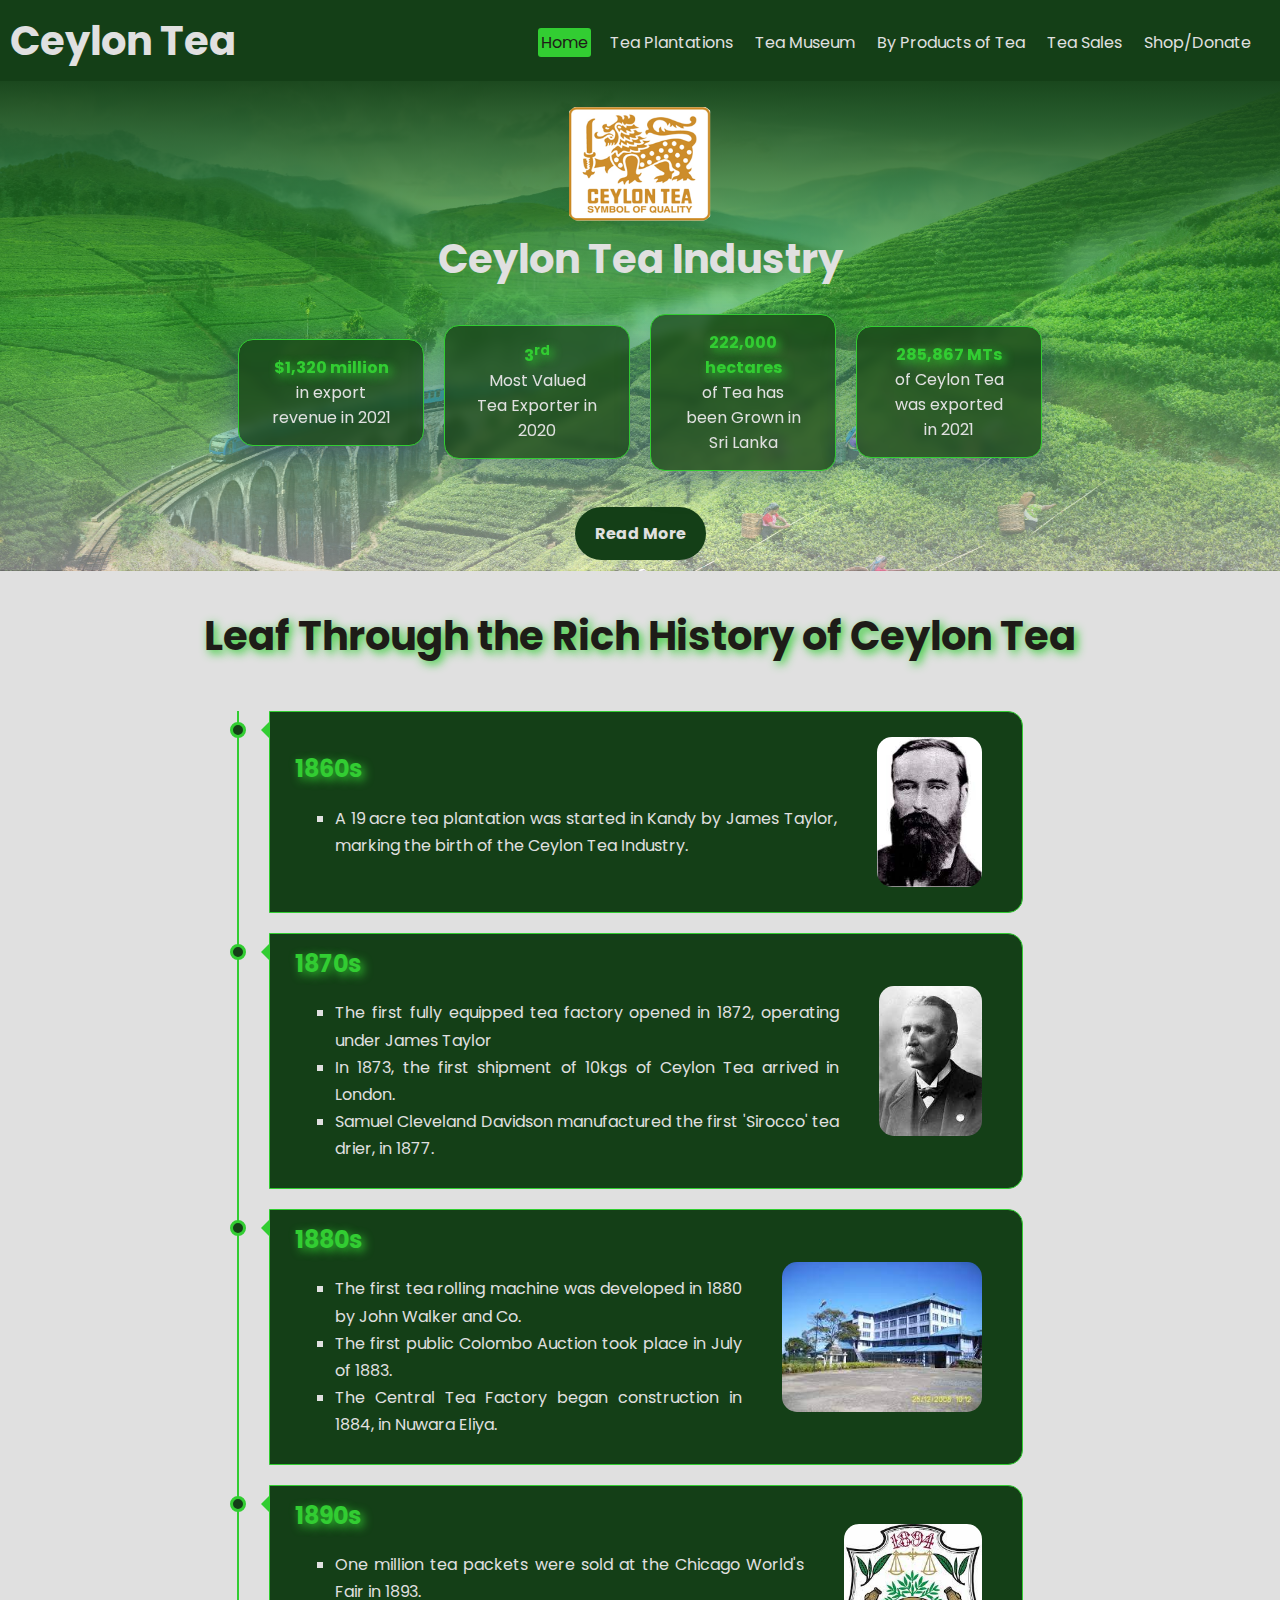
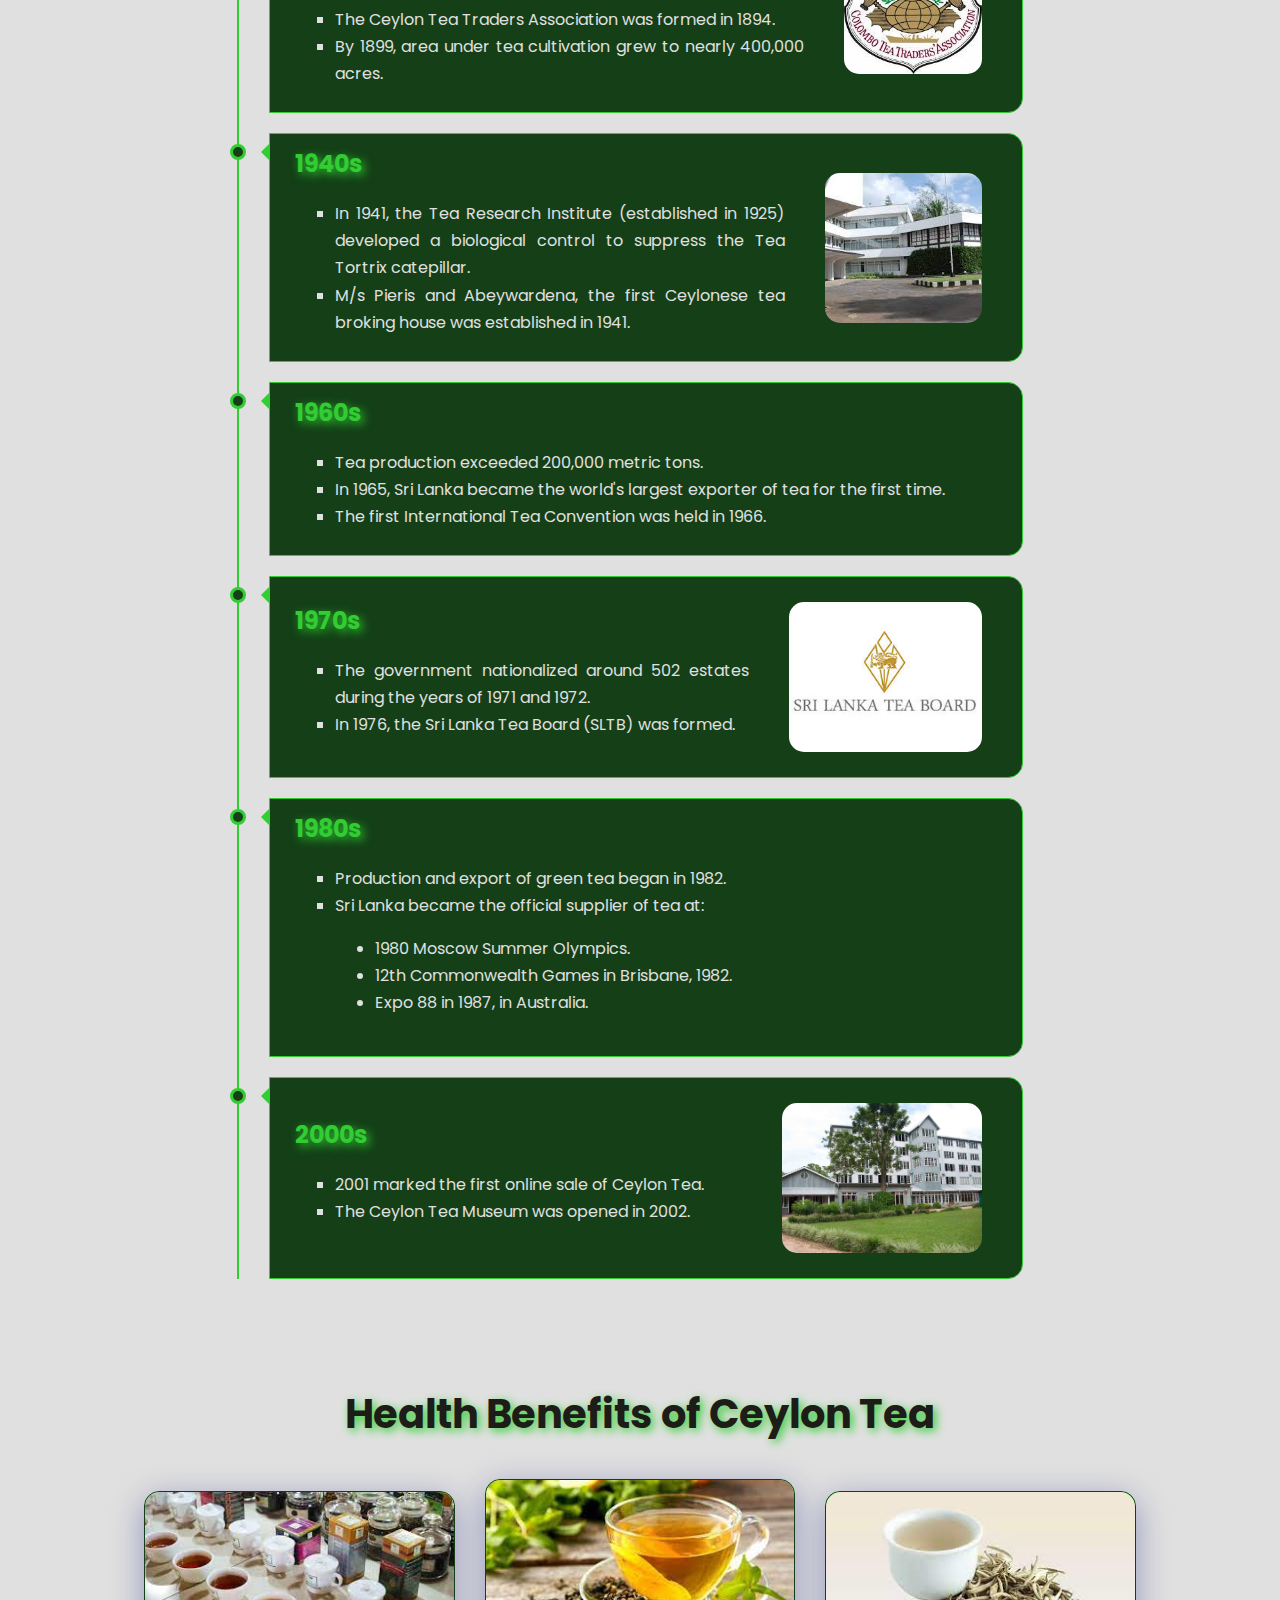
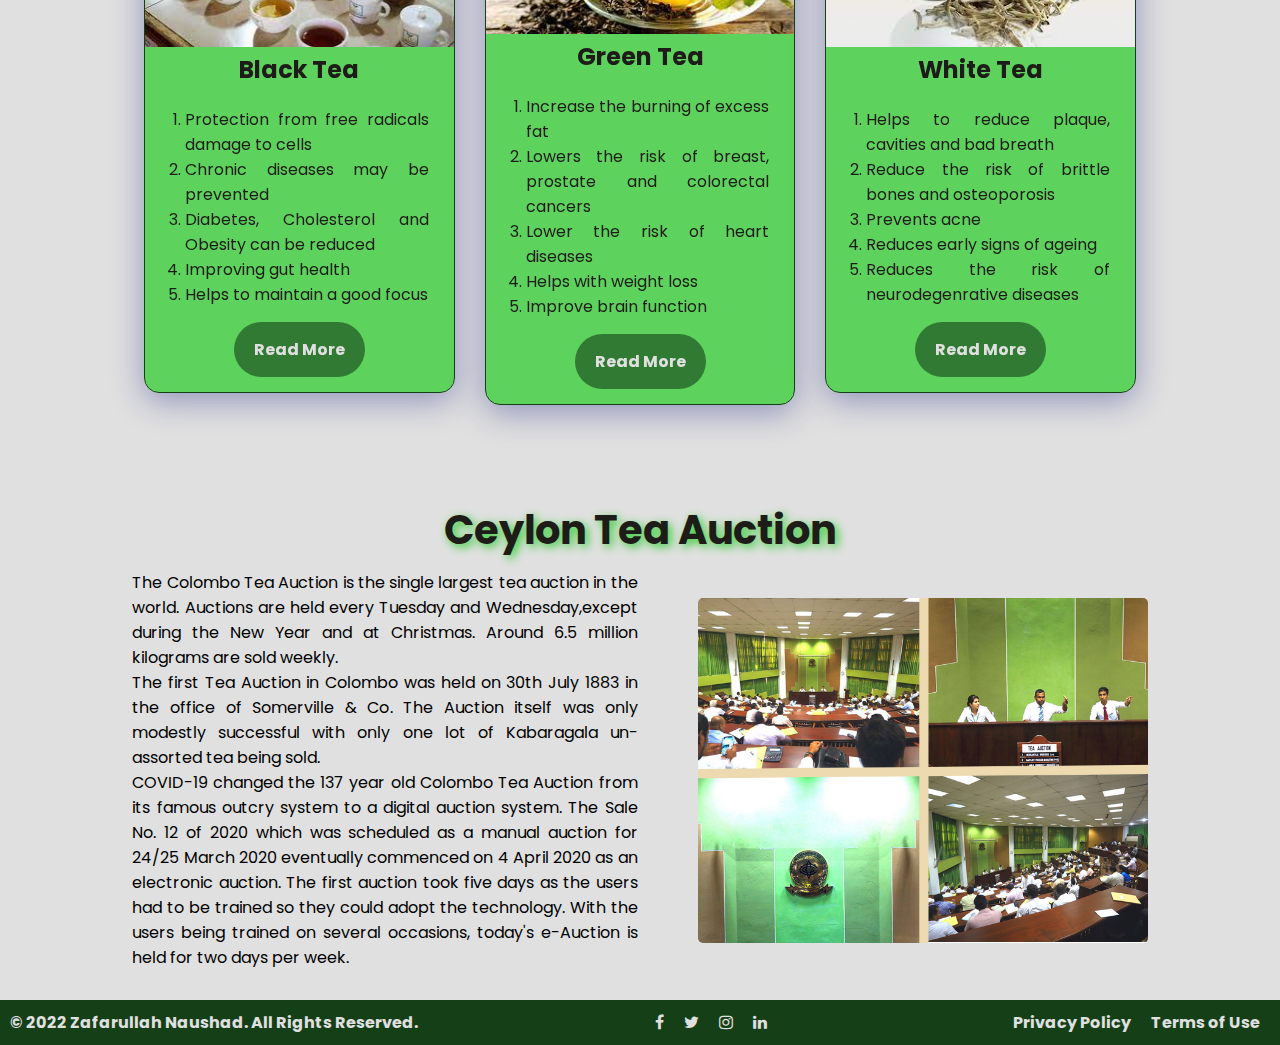
<file: index.html>
<!DOCTYPE html>
<html lang="en">
<head>
    <meta charset="UTF-8">
    <meta http-equiv="X-UA-Compatible" content="IE=edge">
    <meta name="viewport" content="width=device-width, initial-scale=1.0">
    <link href="https://fonts.googleapis.com/css2?family=Poppins:wght@300&display=swap" rel="stylesheet">
	<link rel="shortcut icon" type="Image/png" href="Images/favicon.png">
	<link rel="stylesheet" href="https://cdnjs.cloudflare.com/ajax/libs/font-awesome/4.7.0/css/font-awesome.min.css">
    <link rel="stylesheet" href="CSS/global.css">
	<link rel="stylesheet" href="CSS/style.css">
    <title>Home Page</title>
</head>
<body>
    <header>
        <h1 class="logo">Ceylon Tea</h1>
        <input type="checkbox" id="nav-toggle" class="nav-toggle">
        <nav>
            <ul>
            <li><a href="index.html" class="active">Home</a></li>
            <li><a href="tea-plantations.html">Tea Plantations</a></li>
            <li><a href="tea-museum.html">Tea Museum</a></li>
            <li><a href="by-products.html">By Products of Tea</a></li>
            <li><a href="tea-sales1.html">Tea Sales</a></li>
            <li><a href="donate.html">Shop/Donate</a></li>
            </ul>
        </nav>
        <label for="nav-toggle" class="nav-toggle-label">
            <span></span>
            <span></span>
            <span></span>
        </label>
    </header>
    <section class="first-section">
		<div class="content">
			<img src="Images/logo.png" alt="Ceylon Tea Industry Logo">
			<h1>Ceylon Tea Industry</h1>
			<div class="stats">
				<div class="stat">
					<h3>$1,320 million</h3>
					<p>in export revenue in 2021</p>
				</div>
				<div class="stat">
					<h3>3<sup>rd</sup></h3>
					<p>Most Valued Tea Exporter in 2020</p>
				</div>
				<div class="stat">
					<h3>222,000 hectares</h3>
					<p>of Tea has been Grown in Sri Lanka</p>
				</div>
				<div class="stat">
					<h3>285,867 MTs</h3>
					<p>of Ceylon Tea was exported in 2021</p>
				</div>
			</div>
			<br>
			<a href="#history">Read More</a>
		</div>
	</section>
	<section class="second-section" id="history">
		<h1>Leaf Through the Rich History of Ceylon Tea</h1>
		<div class="timeline">
			<div class="timeline-content">
				<div class="text-content">
					<h3>1860s</h3>
					<ul>
						<li>A 19 acre tea plantation was started in Kandy by James Taylor, marking the birth of the Ceylon Tea Industry.</li>
					</ul>
				</div>
				<img src="Images/james-taylor.jpg" alt="James Taylor">
			</div>
			<div class="timeline-content">
				<div class="text-content">
					<h3>1870s</h3>
					<ul>
						<li>The first fully equipped tea factory opened in 1872, operating under James Taylor</li>
						<li>In 1873, the first shipment of 10kgs of Ceylon Tea arrived in London.</li>
						<li>Samuel Cleveland Davidson manufactured the first 'Sirocco' tea drier, in 1877.</li>
					</ul>
				</div>
				<img src="Images/samuel-davidson.jpg" alt="Samuel Davidson">
			</div>
			<div class="timeline-content">
				<div class="text-content">
					<h3>1880s</h3>
					<ul>
						<li>The first tea rolling machine was developed in 1880 by John Walker and Co.</li>
						<li>The first public Colombo Auction took place in July of 1883.</li>
						<li>The Central Tea Factory began construction in 1884, in Nuwara Eliya.</li>
					</ul>
				</div>
				<img src="Images/central-tea-factory.jpg" alt="Central Tea Factory">
			</div>
			<div class="timeline-content">
				<div class="text-content">
					<h3>1890s</h3>
					<ul>
						<li>One million tea packets were sold at the Chicago World's Fair in 1893.</li>
						<li>The Ceylon Tea Traders Association was formed in 1894.</li>
						<li>By 1899, area under tea cultivation grew to nearly 400,000 acres.</li>
					</ul>
				</div>
				<img src="Images/tea-traders-association-logo.jpg" alt="Tea Traders Association Logo">
			</div>
			<div class="timeline-content">
				<div class="text-content">
					<h3>1940s</h3>
					<ul>
						<li>In 1941, the Tea Research Institute (established in 1925) developed a biological control to suppress the Tea Tortrix catepillar.</li>
						<li>M/s Pieris and Abeywardena, the first Ceylonese tea broking house was established in 1941.</li>
					</ul>
				</div>
				<img src="Images/TRI-building.jpg" alt="Tea Research Institute">
			</div>
			<div class="timeline-content">
				<div class="text-content">
					<h3>1960s</h3>
					<ul>
						<li>Tea production exceeded 200,000 metric tons.</li>
						<li>In 1965, Sri Lanka became the world's largest exporter of tea for the first time.</li>
						<li>The first International Tea Convention was held in 1966.</li>
					</ul>
				</div>
			</div>
			<div class="timeline-content">
				<div class="text-content">
					<h3>1970s</h3>
					<ul>
						<li>The government nationalized around 502 estates during the years of 1971 and 1972.</li>
						<li>In 1976, the Sri Lanka Tea Board (SLTB) was formed.</li>
					</ul>
				</div>
				<img src="Images/sri-lanka-tea-board-logo.jpg" alt="SLTB Logo">
			</div>
			<div class="timeline-content">
				<div class="text-content">
					<h3>1980s</h3>
					<ul>
						<li>Production and export of green tea began in 1982.</li>
						<li>Sri Lanka became the official supplier of tea at:</li>
						<ul>
							<li>1980 Moscow Summer Olympics.</li>
							<li>12th Commonwealth Games in Brisbane, 1982.</li>
							<li>Expo 88 in 1987, in Australia.</li>
						</ul>
					</ul>
				</div>
			</div>
			<div class="timeline-content">
				<div class="text-content">
					<h3>2000s</h3>
					<ul>
						<li>2001 marked the first online sale of Ceylon Tea.</li>
						<li>The Ceylon Tea Museum was opened in 2002.</li>
					</ul>
				</div>
				<img src="Images/museum.jpg" alt="Ceylon Tea Museum">
			</div>
		</div>
	</section>
	<section class="third-section">
		<h1>Health Benefits of Ceylon Tea</h1>
		<div class="cards">
			<div class="card">
				<img src="Images/black-tea.jpg" alt="Ceylon Black Tea">
				<h3>Black Tea</h3>
				<ol>
					<li>Protection from free radicals damage to cells</li>
					<li>Chronic diseases may be prevented</li>
					<li>Diabetes, Cholesterol and Obesity can be reduced</li>
					<li>Improving gut health</li>
					<li>Helps to maintain a good focus</li>
				</ol>
				<a href="#">Read More</a>
			</div>
			<div class="card">
				<img src="Images/green-tea.jpg" alt="Ceylon Green Tea">
				<h3>Green Tea</h3>
				<ol>
					<li>Increase the burning of excess fat</li>
					<li>Lowers the risk of breast, prostate and colorectal cancers</li>
					<li>Lower the risk of heart diseases</li>
					<li>Helps with weight loss</li>
					<li>Improve brain function</li>
				</ol>
				<a href="#">Read More</a>
			</div>
			<div class="card">
				<img src="Images/white-tea.jpg" alt="Ceylon White Tea">
				<h3>White Tea</h3>
				<ol>
					<li>Helps to reduce plaque, cavities and bad breath</li>
					<li>Reduce the risk of brittle bones and osteoporosis</li>
					<li>Prevents acne</li>
					<li>Reduces early signs of ageing</li>
					<li>Reduces the risk of neurodegenrative diseases</li>
				</ol>
				<a href="#">Read More</a>
			</div>
		</div>
	</section>
	<section class="fourth-section">
		<h1>Ceylon Tea Auction</h1>
		<div class="content">
			<p>The Colombo Tea Auction is the single largest tea auction in the world. Auctions are held every Tuesday and Wednesday,except during the New Year and at Christmas. Around 6.5 million kilograms are sold weekly. <br>
			The first Tea Auction in Colombo was held on 30th July 1883 in the office of Somerville & Co. The Auction itself was only modestly successful with only one lot of Kabaragala un-assorted tea being sold.	<br>
			COVID-19 changed the 137 year old Colombo Tea Auction from its famous outcry system to a digital auction system. The Sale No. 12 of 2020 which was scheduled as a manual auction for 24/25 March 2020 eventually commenced on 4 April 2020 as an electronic auction. The first auction took five days as the users had to be trained so they could adopt the technology. With the users being trained on several occasions, today's e-Auction is held for two days per week.</p>
			<img src="Images/tea-auction.jpg" alt="Ceylon Tea Auction">
		</div>
	</section>
    <footer>
		<div class="footer">
			<p>&copy; 2022 Zafarullah Naushad. All Rights Reserved.</p>
		</div>
		<div class="footer">
			<p><a href="#"><i class="fa fa-facebook"></i></a></p>
			<p><a href="#"><i class="fa fa-twitter"></i></a></p>
			<p><a href="#"><i class="fa fa-instagram"></i></a></p>
			<p><a href="#"><i class="fa fa-linkedin"></i></a></p>
		</div>
		<div class="footer">
			<p><a href="#">Privacy Policy</a></p>
			<p><a href="#">Terms of Use</a></p>
		</div>
		<!-- References
		Nadeera, D. (n.d.). Lankan tea exports earned $ 1.3 Bn in 2021. [online] Available at: https://island.lk/lankan-tea-exports-earned-1-3-bn-in-2021/.
		Tea Exporters Association. (n.d.). Tea Exporters Association Sri Lanka. [online] Available at: https://teasrilanka.org/history.
		Tea Exporters Association. (n.d.). Tea Exporters Association Sri Lanka. [online] Available at: https://teasrilanka.org/health-benefits.
		Tea Exporters Association. (n.d.). Tea Exporters Association Sri Lanka. [online] Available at: https://teasrilanka.org/tea-auction [Accessed 16 Sep. 2022]. -->
	</footer>  
</body>
</html>
</file>
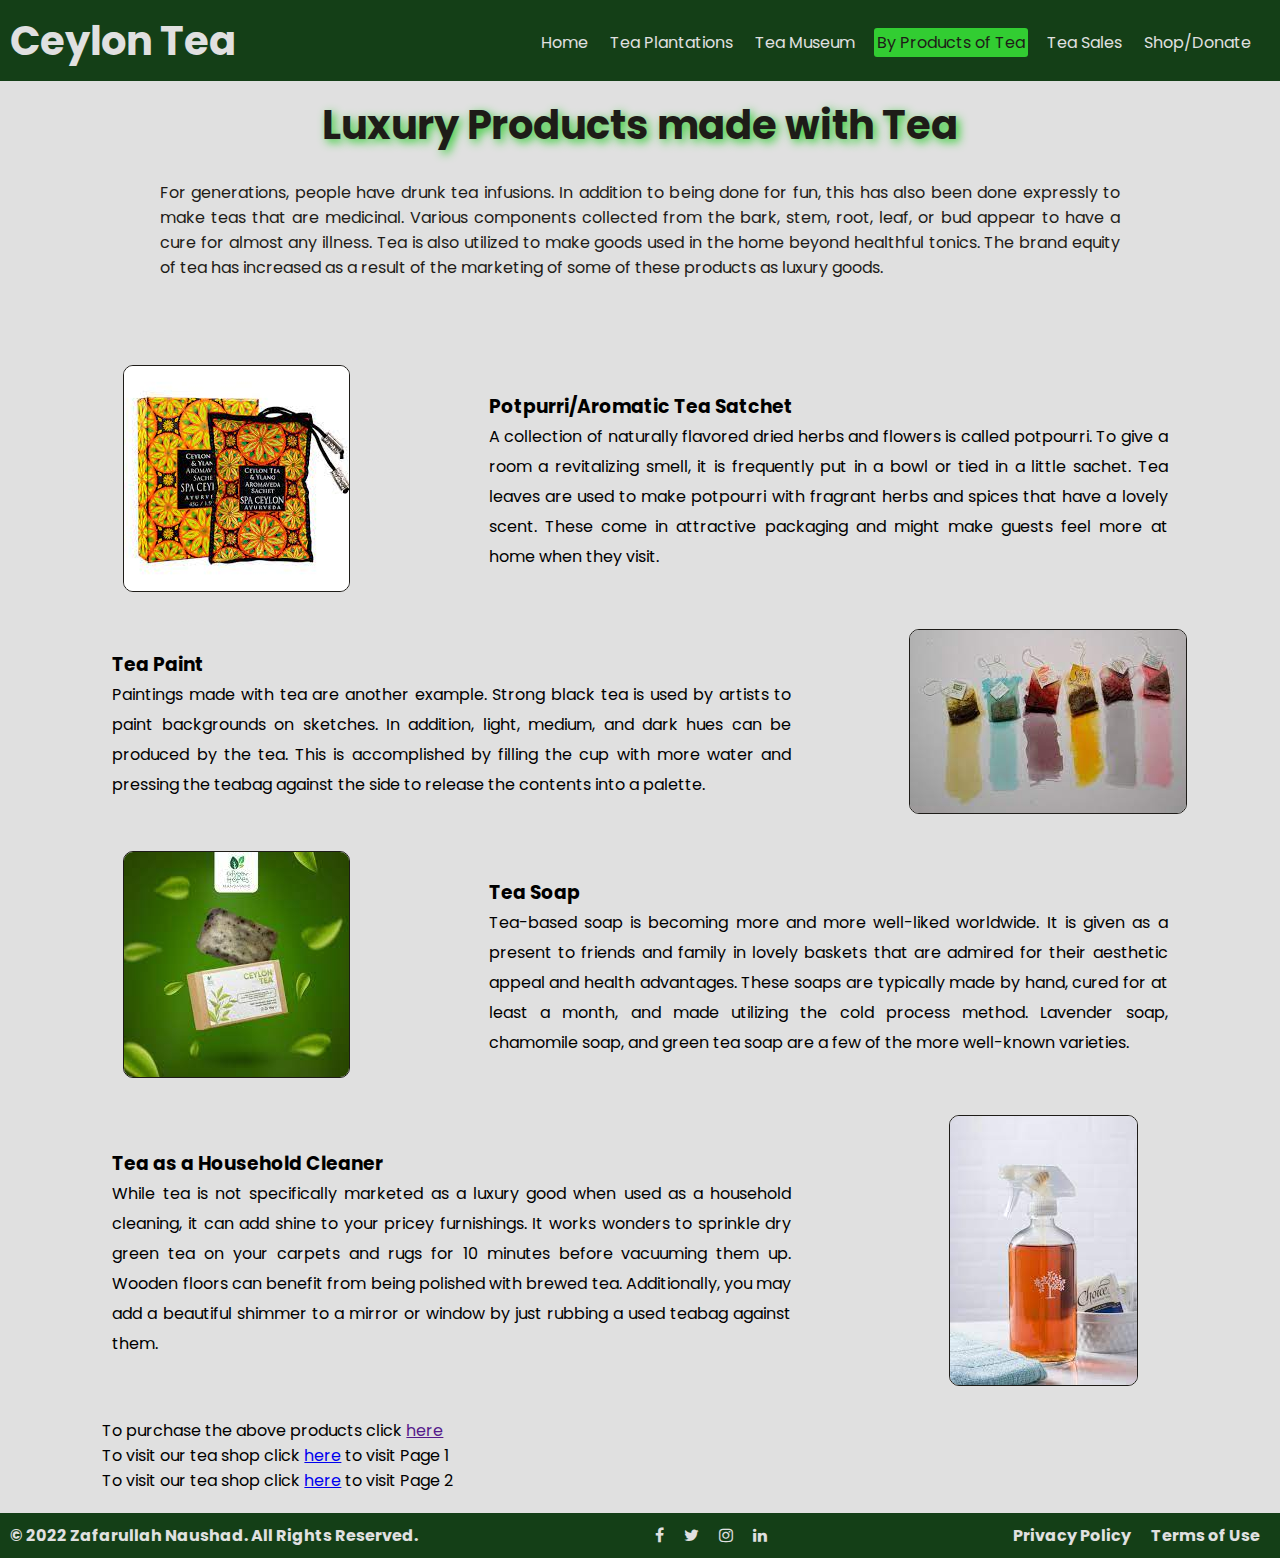
<file: by-products.html>
<!DOCTYPE html>
<html lang="en">
    <head>
        <meta charset="UTF-8">
        <meta http-equiv="X-UA-Compatible" content="IE=edge">
        <meta name="viewport" content="width=device-width, initial-scale=1.0">
        <link href="https://fonts.googleapis.com/css2?family=Poppins:wght@300&display=swap" rel="stylesheet">
        <link rel="shortcut icon" type="Image/png" href="Images/favicon.png">
        <link rel="stylesheet" href="https://cdnjs.cloudflare.com/ajax/libs/font-awesome/4.7.0/css/font-awesome.min.css">
        <link rel="stylesheet" href="CSS/global.css">
        <link rel="stylesheet" href="CSS/by-product-style.css">
        <title>By Products of Tea</title>
    </head>
    <body>
        <header>
            <h1 class="logo">Ceylon Tea</h1>
            <input type="checkbox" id="nav-toggle" class="nav-toggle">
            <nav>
                <ul>
                <li><a href="index.html">Home</a></li>
                <li><a href="tea-plantations.html">Tea Plantations</a></li>
                <li><a href="tea-museum.html">Tea Museum</a></li>
                <li><a href="by-products.html" class="active">By Products of Tea</a></li>
                <li><a href="tea-sales1.html">Tea Sales</a></li>
                <li><a href="donate.html">Shop/Donate</a></li>
                </ul>
            </nav>
            <label for="nav-toggle" class="nav-toggle-label">
                <span></span>
                <span></span>
                <span></span>
            </label>
        </header>
        <section class="first-section">
            <div class="content">
                <h1>Luxury Products made with Tea</h1>
                <br>
                <p>For generations, people have drunk tea infusions. In addition to being done for fun, this has also been done expressly to make teas that are medicinal. Various components collected from the bark, stem, root, leaf, or bud appear to have a cure for almost any illness. Tea is also utilized to make goods used in the home beyond healthful tonics. The brand equity of tea has increased as a result of the marketing of some of these products as luxury goods.</p>
            </div>
        </section>
        <section class="second-section">
            <div class="content">
                <div class="details">
                    <h3>Potpurri/Aromatic Tea Satchet</h3>
                    <p> A collection of naturally flavored dried herbs and flowers is called potpourri. To give a room a revitalizing smell, it is frequently put in a bowl or tied in a little sachet. Tea leaves are used to make potpourri with fragrant herbs and spices that have a lovely scent. These come in attractive packaging and might make guests feel more at home when they visit.</p>
                    <!-- <a href="https://www.spaceylon.com.au/products/ceylon-tea-ylang-aromaveda-sachet" target="_blank">Buy Now</a> -->
                </div>
                <div class="product-image">
                    <img src="Images/aromatic-tea-satchet.jpg" alt="Potpourri">
                </div>
            </div>
            <div class="content">
                <div class="details">
                    <h3>Tea Paint</h3>
                    <p>Paintings made with tea are another example. Strong black tea is used by artists to paint backgrounds on sketches. In addition, light, medium, and dark hues can be produced by the tea. This is accomplished by filling the cup with more water and pressing the teabag against the side to release the contents into a palette.</p>
                    <!-- <a href="">Buy Now</a> -->
                </div>
                <div class="product-image">
                    <img src="Images/tea-paint.jpg" alt="">
                </div>
            </div>
            <div class="content">
                <div class="details">
                    <h3>Tea Soap</h3>
                    <p> Tea-based soap is becoming more and more well-liked worldwide. It is given as a present to friends and family in lovely baskets that are admired for their aesthetic appeal and health advantages. These soaps are typically made by hand, cured for at least a month, and made utilizing the cold process method. Lavender soap, chamomile soap, and green tea soap are a few of the more well-known varieties.</p>
                    <!-- <a href="">Buy Now</a> -->
                </div>
                <div class="product-image">
                    <img src="Images/tea-soap.jpg" alt="">
                </div>
            </div>
            <div class="content">
                <div class="details">
                    <h3>Tea as a Household Cleaner</h3>
                    <p> While tea is not specifically marketed as a luxury good when used as a household cleaning, it can add shine to your pricey furnishings. It works wonders to sprinkle dry green tea on your carpets and rugs for 10 minutes before vacuuming them up. Wooden floors can benefit from being polished with brewed tea. Additionally, you may add a beautiful shimmer to a mirror or window by just rubbing a used teabag against them.</p>
                    <!-- <a href="">Buy Now</a> -->
                </div>
                <div class="product-image">
                    <img src="Images/tea-window-cleaner.jpg" alt="">
                </div>
            </div>
            <p>To purchase the above products click <a href="">here</a></p>
            <p>To visit our tea shop click <a href="tea-sales1.html">here</a> to visit Page 1</p>
            <p>To visit our tea shop click <a href="tea-sales2.html">here</a> to visit Page 2</p>
            
            
        </section>
        <footer>
            <div class="footer">
                <p>&copy; 2022 Zafarullah Naushad. All Rights Reserved.</p>
            </div>
            <div class="footer">
                <p><a href="#"><i class="fa fa-facebook"></i></a></p>
                <p><a href="#"><i class="fa fa-twitter"></i></a></p>
                <p><a href="#"><i class="fa fa-instagram"></i></a></p>
                <p><a href="#"><i class="fa fa-linkedin"></i></a></p>
            </div>
            <div class="footer">
                <p><a href="#">Privacy Policy</a></p>
                <p><a href="#">Terms of Use</a></p>
            </div>
            <!-- References
            Tea Trunk. (n.d.). Luxury Health & Beauty Products made from Tea. [online] Available at: https://teatrunk.in/blogs/all/luxury-health-beauty-products-made-from-tea. -->
        </footer> 
    </body>
</html>
</file>
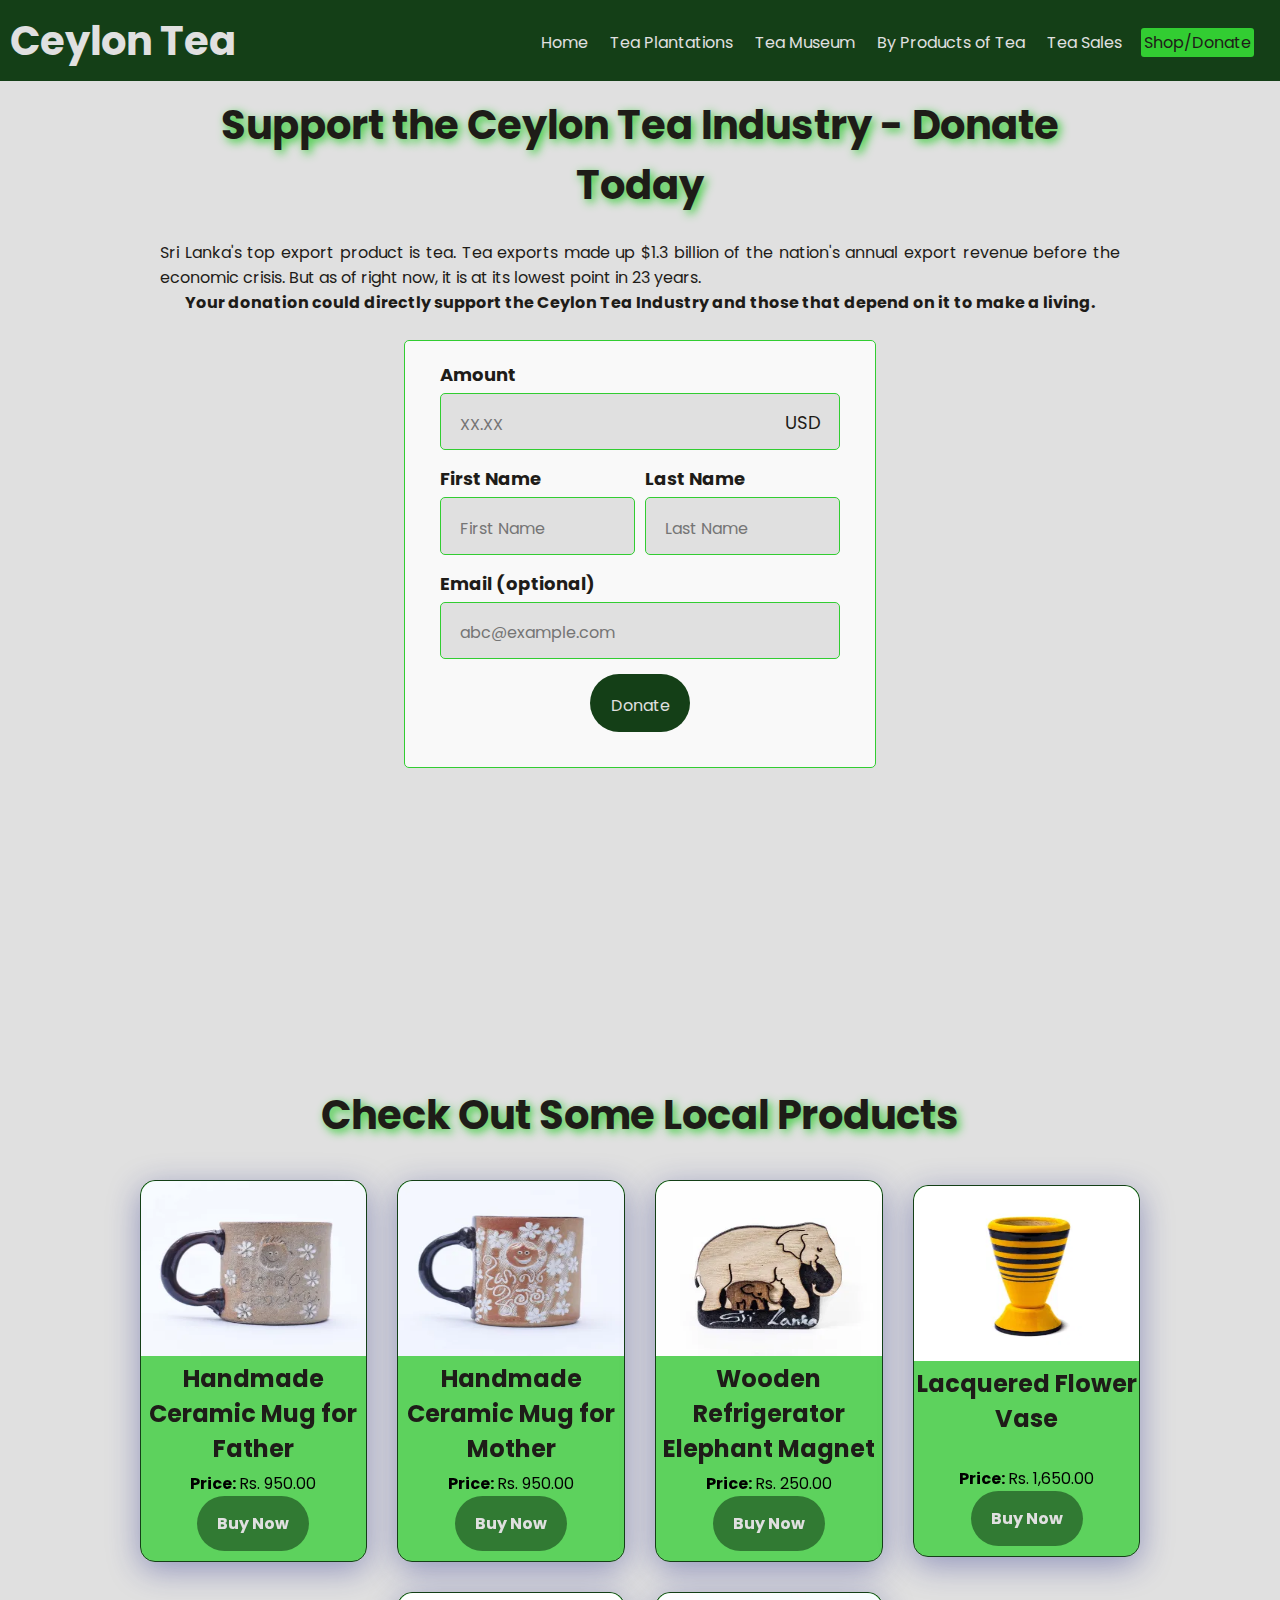
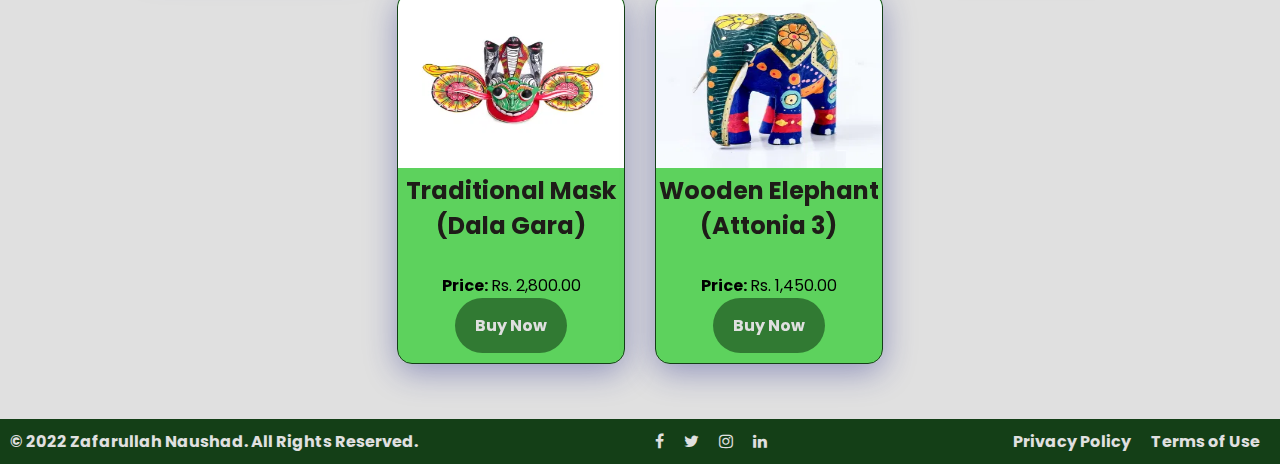
<file: donate.html>
<!DOCTYPE html>
<html lang="en">
  <head>
    <meta charset="UTF-8" />
    <meta http-equiv="X-UA-Compatible" content="IE=edge" />
    <meta name="viewport" content="width=device-width, initial-scale=1.0" />
    <link
      href="https://fonts.googleapis.com/css2?family=Poppins:wght@300&display=swap"
      rel="stylesheet"
    />
    <link rel="shortcut icon" type="Image/png" href="Images/favicon.png">
    <link rel="stylesheet" href="https://cdnjs.cloudflare.com/ajax/libs/font-awesome/4.7.0/css/font-awesome.min.css">
    <link rel="stylesheet" href="CSS/global.css" />
    <link rel="stylesheet" href="CSS/donate-style.css" />
    <title>Shop & Donate</title>
  </head>
  <body>
    <header>
      <h1 class="logo">Ceylon Tea</h1>
      <input type="checkbox" id="nav-toggle" class="nav-toggle" />
      <nav>
        <ul>
          <li><a href="index.html">Home</a></li>
          <li><a href="tea-plantations.html">Tea Plantations</a></li>
          <li><a href="tea-museum.html">Tea Museum</a></li>
          <li><a href="by-products.html">By Products of Tea</a></li>
          <li><a href="tea-sales1.html">Tea Sales</a></li>
          <li><a href="donate.html" class="active">Shop/Donate</a></li>
        </ul>
      </nav>
      <label for="nav-toggle" class="nav-toggle-label">
        <span></span>
        <span></span>
        <span></span>
      </label>
    </header>
    <section class="first-section">
      <div class="content">
        <h1>Support the Ceylon Tea Industry - Donate Today</h1>
        <br />
        <p>
          Sri Lanka's top export product is tea. Tea exports made up $1.3
          billion of the nation's annual export revenue before the economic
          crisis. But as of right now, it is at its lowest point in 23 years.
        </p>
        <span
          >Your donation could directly support the Ceylon Tea Industry and
          those that depend on it to make a living.</span
        >
        <br />

        <div class="form-section">
          <form class="donate-form">
            <ul class="form">
              <li class="form-item">
                <label for="amount">Amount</label>
                <div class="prefixed-input">
                  <div class="input-prefix">USD</div>
                  <input type="text" name="amount" placeholder="XX.XX" required=""/>
                </div>
                <li class="form-item-group">
                  <ul class="horizontal-fields">
                    <li class="form-item"> 
                      <label for="fName">First Name</label>
                      <input type="text" name="fName" placeholder="First Name" required=""/>
                    </li>
                    <li class="form-item"> 
                      <label for="lName">Last Name</label>
                      <input type="text" name="lName" placeholder="Last Name" required=""/>
                    </li>
                  </ul>
                </li>
              </li>
              <li class="form-item">
                <label for="email">Email (optional)</label>
                <div class="input-wrapper">
                  <input type="email" name="email" placeholder="abc@example.com"/>
                </div>
              </li>
              <li class="form-item buttons">
                <input type="submit" value="Donate"/>
              </li>
            </ul>
          </form>
        </div>
      </div>
    </section>
    <section class="second-section">
      <h1>Check Out Some Local Products</h1>
      <div class="products">
        <div class="product">
          <img src="Images/ceramic-mug-father.webp" alt="" />
          <h3>Handmade Ceramic Mug for Father</h3>
          <p><span>Price: </span>Rs. 950.00</p>
          <a href="">Buy Now</a>
        </div>
        <div class="product">
          <img src="Images/ceramic-mug-mother.webp" alt="" />
          <h3>Handmade Ceramic Mug for Mother</h3>
          <p><span>Price: </span>Rs. 950.00</p>
          <a href="">Buy Now</a>
        </div>
        <div class="product">
          <img src="Images/fridge-magnet.webp" alt="" />
          <h3>Wooden Refrigerator Elephant Magnet</h3>
          <p><span>Price: </span>Rs. 250.00</p>
          <a href="">Buy Now</a>
        </div>
        <div class="product">
          <img src="Images/lacquered flower vase.webp" alt="" />
          <h3>Lacquered Flower Vase</h3>
          <br />
          <p><span>Price: </span>Rs. 1,650.00</p>
          <a href="">Buy Now</a>
          <!-- 1650 -->
        </div>
        <div class="product">
          <img src="Images/traditional-mask.webp" alt="" />
          <h3>Traditional Mask (Dala Gara)</h3>
          <br />
          <p><span>Price: </span>Rs. 2,800.00</p>
          <a href="">Buy Now</a>
        </div>
        <div class="product">
          <img src="Images/wooden-elephant.webp" alt="" />
          <h3>Wooden Elephant (Attonia 3)</h3>
          <br />
          <p><span>Price: </span>Rs. 1,450.00</p>
          <a href="">Buy Now</a>
        </div>
      </div>
    </section>
    <footer>
      <div class="footer">
          <p>&copy; 2022 Zafarullah Naushad. All Rights Reserved.</p>
      </div>
      <div class="footer">
          <p><a href="#"><i class="fa fa-facebook"></i></a></p>
          <p><a href="#"><i class="fa fa-twitter"></i></a></p>
          <p><a href="#"><i class="fa fa-instagram"></i></a></p>
          <p><a href="#"><i class="fa fa-linkedin"></i></a></p>
      </div>
      <div class="footer">
          <p><a href="#">Privacy Policy</a></p>
          <p><a href="#">Terms of Use</a></p>
      </div>
      <!-- References
      Ceylon Stores. (n.d.). Shop. [online] Available at: https://ceylonstores.lk/shop/. -->
  </footer>
  </body>
</html>
</file>
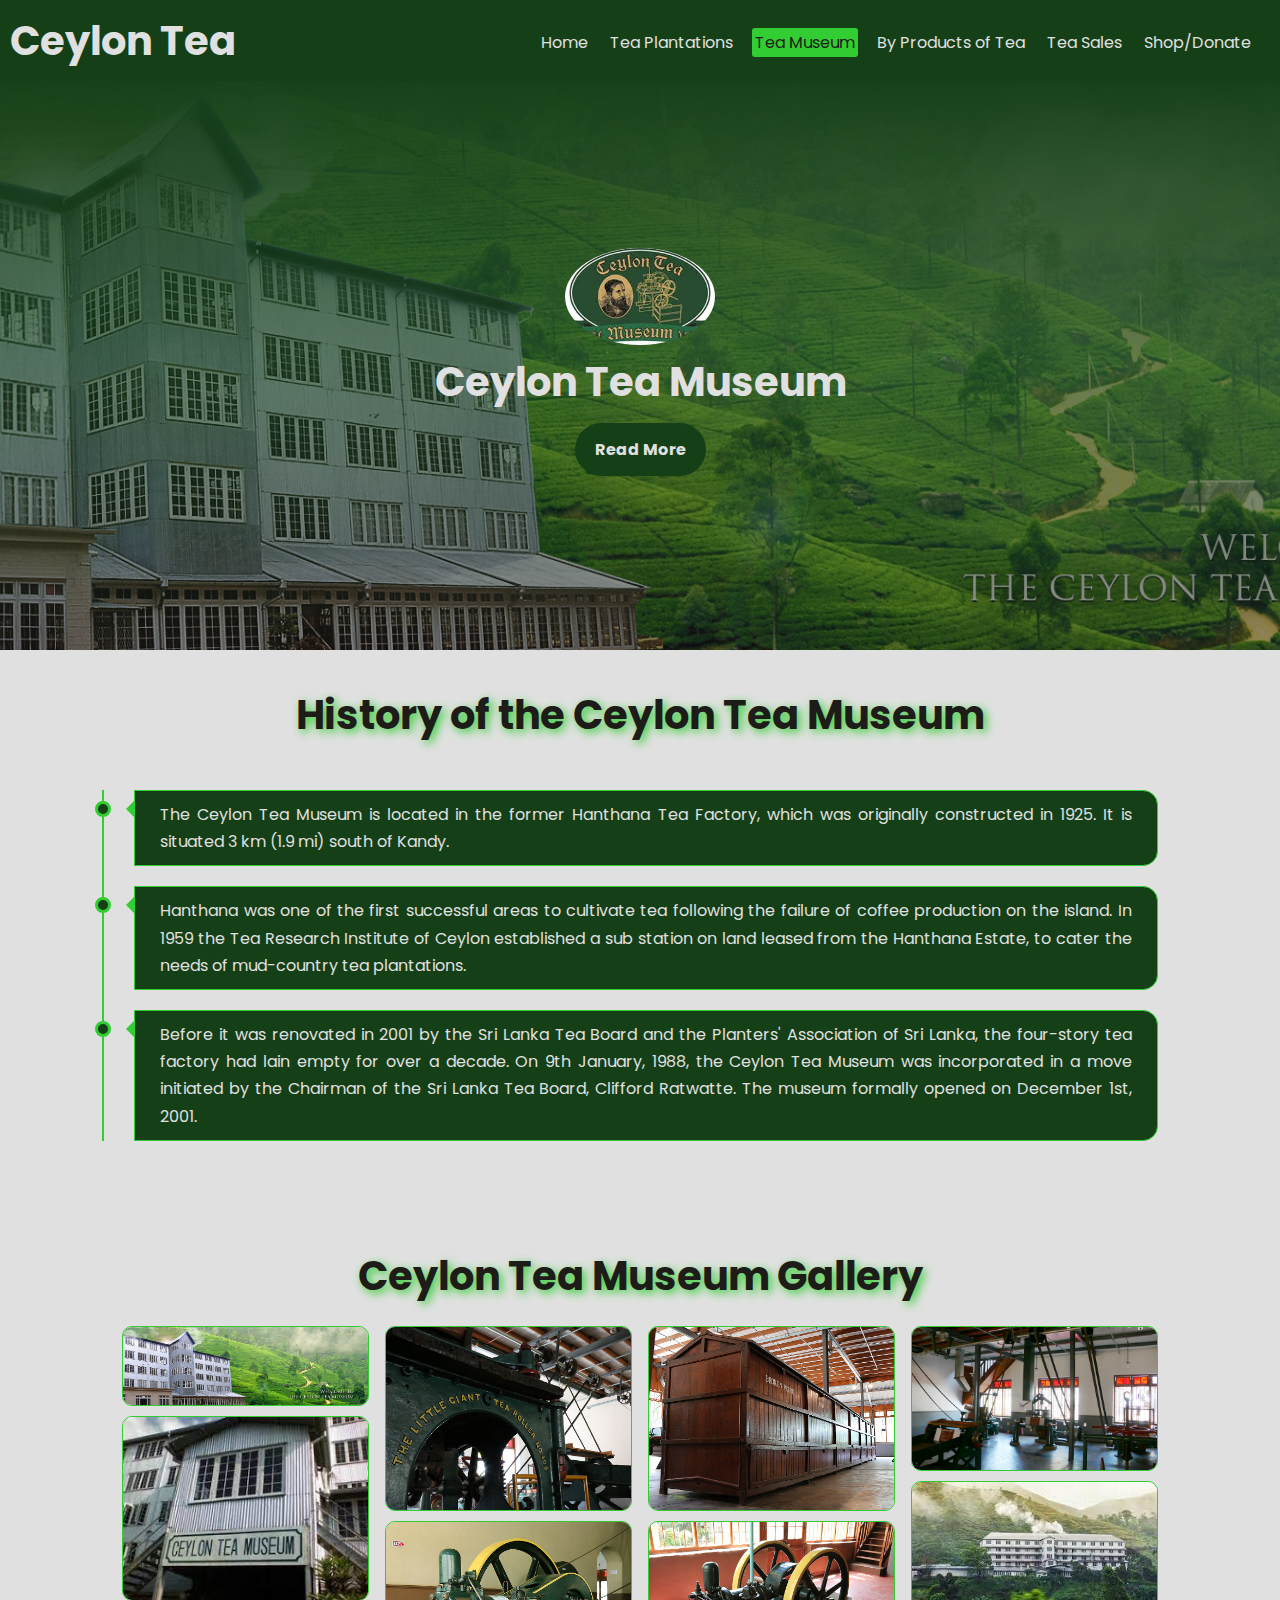
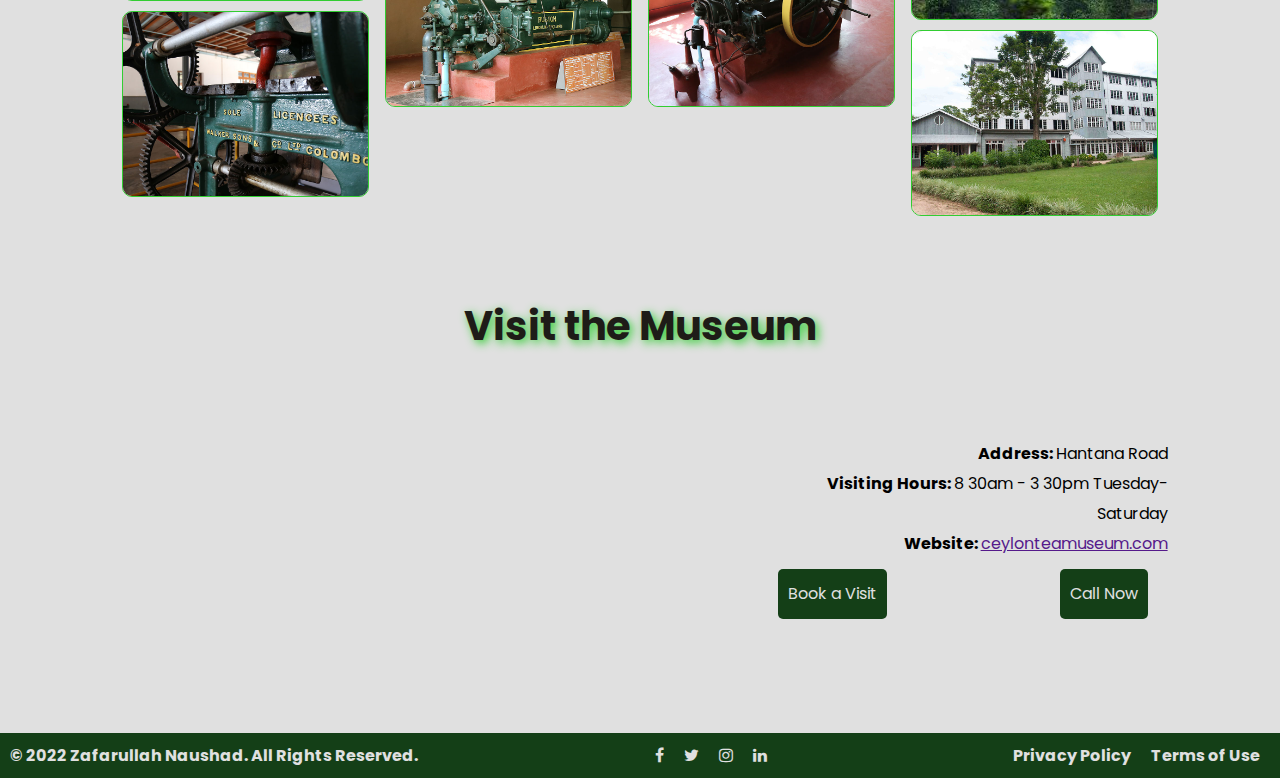
<file: tea-museum.html>
<!DOCTYPE html>
<html lang="en">
    <head>
        <meta charset="UTF-8">
        <meta http-equiv="X-UA-Compatible" content="IE=edge">
        <meta name="viewport" content="width=device-width, initial-scale=1.0">
        <link href="https://fonts.googleapis.com/css2?family=Poppins:wght@300&display=swap" rel="stylesheet">
        <link rel="shortcut icon" type="Image/png" href="Images/favicon.png">
        <link rel="stylesheet" href="https://cdnjs.cloudflare.com/ajax/libs/font-awesome/4.7.0/css/font-awesome.min.css">
        <link rel="stylesheet" href="CSS/global.css">
        <link rel="stylesheet" href="CSS/museum-style.css">
        <title>Ceylon Tea Museum</title>
    </head>
    <body>
        <header>
            <h1 class="logo">Ceylon Tea</h1>
            <input type="checkbox" id="nav-toggle" class="nav-toggle">
            <nav>
                <ul>
                <li><a href="index.html">Home</a></li>
                <li><a href="tea-plantations.html">Tea Plantations</a></li>
                <li><a href="tea-museum.html" class="active">Tea Museum</a></li>
                <li><a href="by-products.html">By Products of Tea</a></li>
                <li><a href="tea-sales1.html">Tea Sales</a></li>
                <li><a href="donate.html">Shop/Donate</a></li>
                </ul>
            </nav>
            <label for="nav-toggle" class="nav-toggle-label">
                <span></span>
                <span></span>
                <span></span>
            </label>
        </header>
        <section class="first-section">
            <div class="content">
                <img src="Images/tea-museum-logo.jpg" alt="">
                <h1>Ceylon Tea Museum</h1>
                <br>
                <a href="#history">Read More</a>
            </div>
        </section>
        <section class="second-section" id="history">
            <h1>History of the Ceylon Tea Museum</h1>
            <div class="timeline">
                <div class="timeline-content">
                    <div class="text-content">
                        <p>The Ceylon Tea Museum is located in the former Hanthana Tea Factory, which was originally constructed in 1925. It is situated 3 km (1.9 mi) south of Kandy.</p>
                    </div>
                </div>
                <div class="timeline-content">
                    <div class="text-content">
                        <p>Hanthana was one of the first successful areas to cultivate tea following the failure of coffee production on the island. In 1959 the Tea Research Institute of Ceylon established a sub station on land leased from the Hanthana Estate, to cater the needs of mud-country tea plantations.</p>
                    </div>
                </div>
                <div class="timeline-content">
                    <div class="text-content">
                        <p>Before it was renovated in 2001 by the Sri Lanka Tea Board and the Planters' Association of Sri Lanka, the four-story tea factory had lain empty for over a decade. On 9th January, 1988, the Ceylon Tea Museum was incorporated in a move initiated by the Chairman of the Sri Lanka Tea Board, Clifford Ratwatte. The museum formally opened on December 1st, 2001.</p>
                    </div>
                </div>
            </div>
        </section>
        <section class="third-section">
            <h1>Ceylon Tea Museum Gallery</h1>
            <div class="images">
                <img src="Images/museum-building.jpg" alt="">
                <img src="Images/museum-entrance.jpg" alt="">
                <img src="Images/museum-exhibit-1.jpg" alt="">
                <img src="Images/museum-exhibit-2.jpg" alt="">
                <img src="Images/museum-exhibit-3.jpg" alt="">
                <img src="Images/museum-exhibit-4.jpg" alt="">
                <img src="Images/museum-exhibit-5.jpg" alt="">
                <img src="Images/museum-exhibit-6.jpg" alt="">
                <img src="Images/museum-full-building.jpg" alt="">
                <img src="Images/museum.jpg" alt="">
            </div>
        </section> 
        <section class="fourth-section">
            <h1>Visit the Museum</h1>
            <div class="content">
                <div class="map">
                    <iframe src="https://www.google.com/maps/embed?pb=!1m18!1m12!1m3!1d3957.755334828259!2d80.6327338!3d7.2686594!2m3!1f0!2f0!3f0!3m2!1i1024!2i768!4f13.1!3m3!1m2!1s0x3ae368a77d5cbf91%3A0xba828c0e203b5306!2sCeylon%20Tea%20Museum!5e0!3m2!1sen!2slk!4v1661578518721!5m2!1sen!2slk" allowfullscreen="" loading="lazy" referrerpolicy="no-referrer-when-downgrade"></iframe>
                </div>
                <div class="details">
                    <p><span class="topic">Address: </span>Hantana Road</p>
                    <p><span class="topic">Visiting Hours: </span>8 30am - 3 30pm Tuesday-Saturday</p>
                    <p><span class="topic">Website: </span> <a href="">ceylonteamuseum.com</a></p>
                    <div class="visit-btns">
                        <a href="">Book a Visit</a>
                        <a href="">Call Now</a>
                    </div>
                </div>
            </div>
        </section>
        <footer>
            <div class="footer">
                <p>&copy; 2022 Zafarullah Naushad. All Rights Reserved.</p>
            </div>
            <div class="footer">
                <p><a href="#"><i class="fa fa-facebook"></i></a></p>
                <p><a href="#"><i class="fa fa-twitter"></i></a></p>
                <p><a href="#"><i class="fa fa-instagram"></i></a></p>
                <p><a href="#"><i class="fa fa-linkedin"></i></a></p>
            </div>
            <div class="footer">
                <p><a href="#">Privacy Policy</a></p>
                <p><a href="#">Terms of Use</a></p>
            </div>
            <!-- References
            Ceylon Pages. (n.d.). Ceylon Tea Museum | Art and History in Colombo. [online] Available at: https://ceylonpages.lk/colombo/place/ceylon-tea-museum/. -->
        </footer> 
    </body>
</html>
</file>
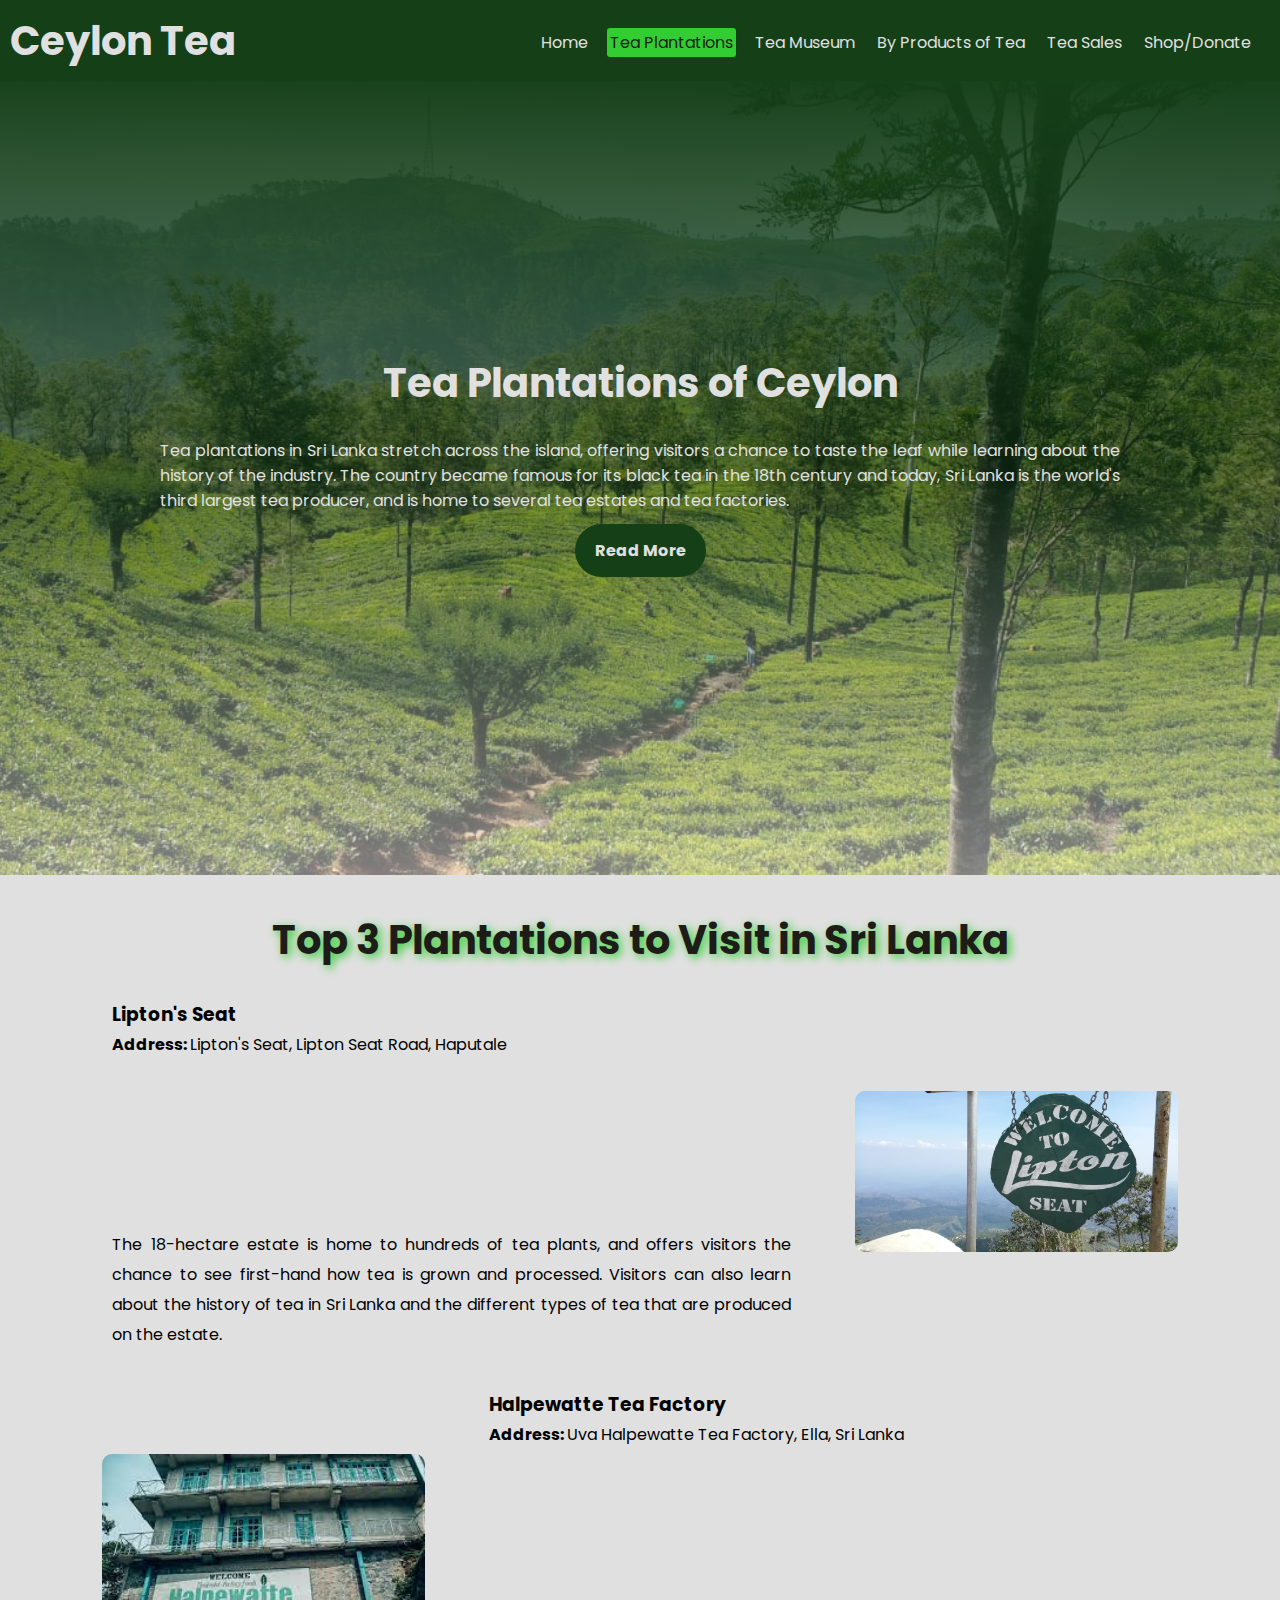
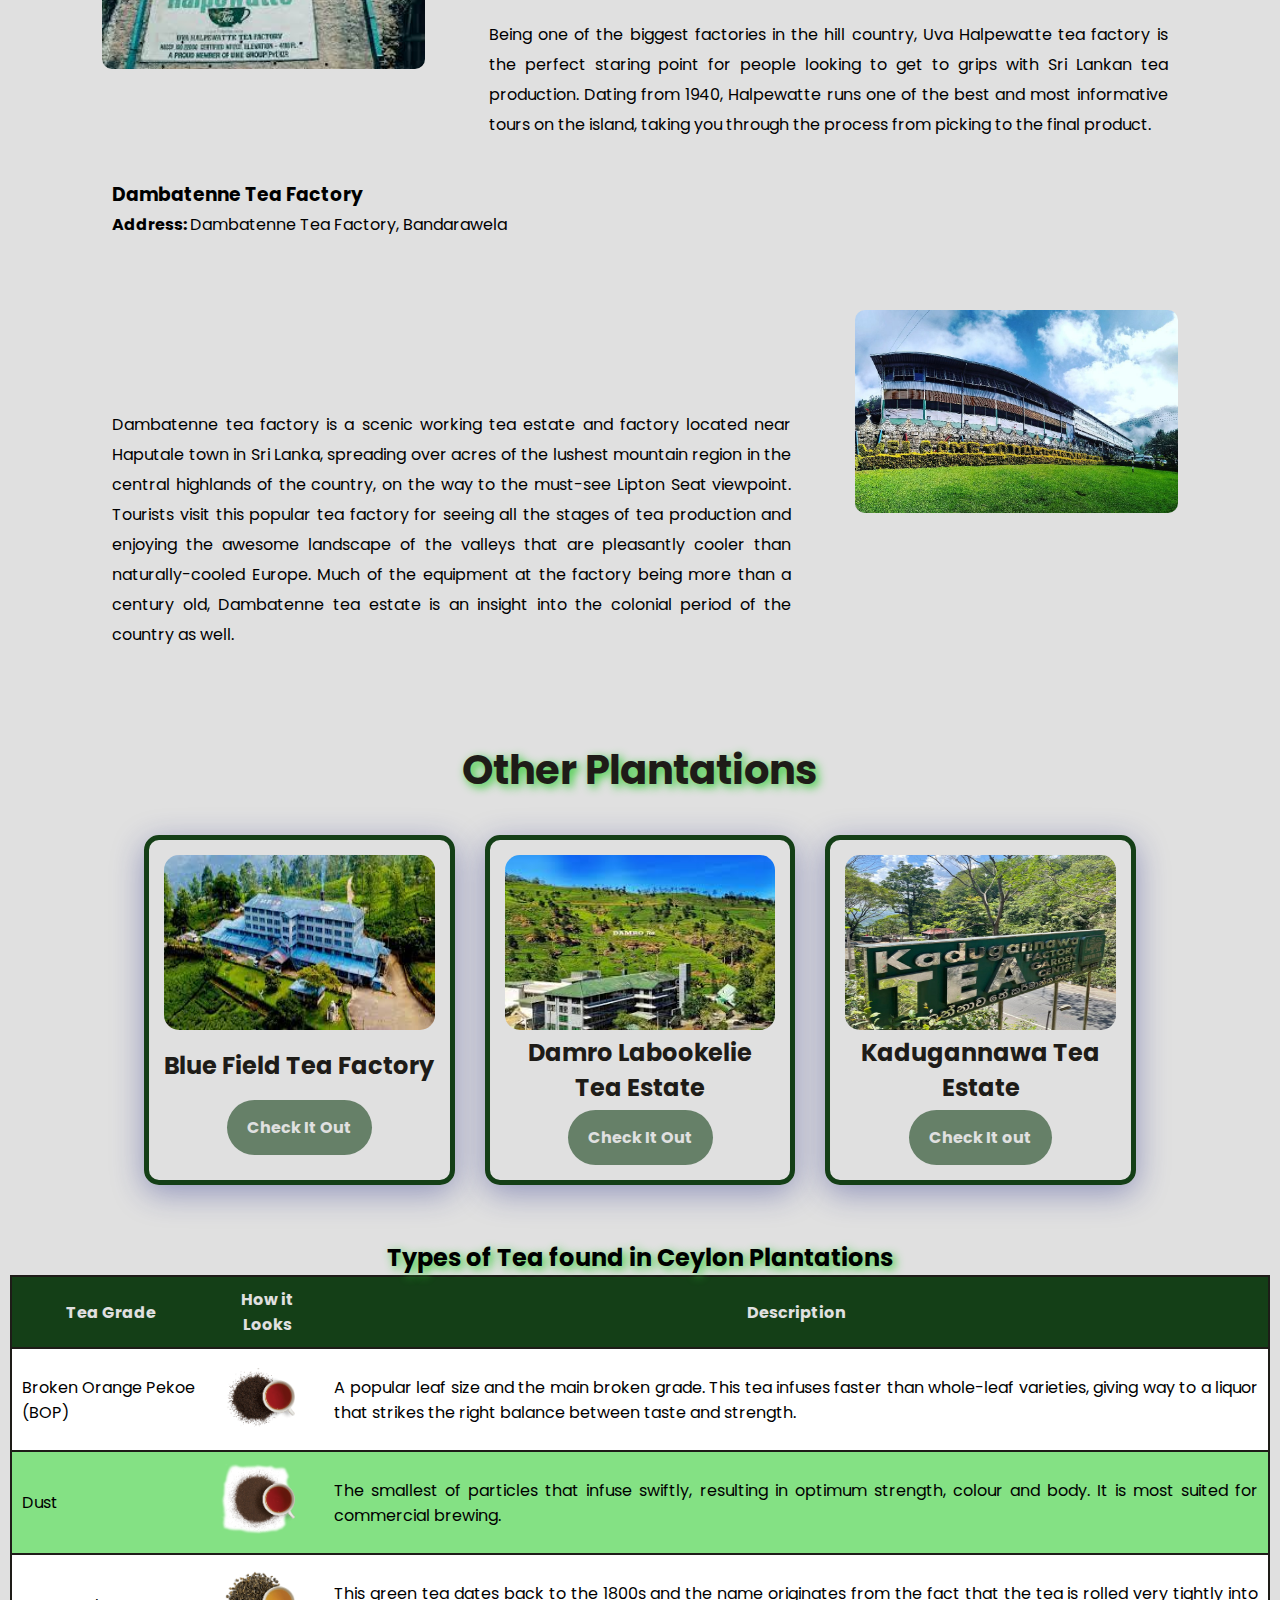
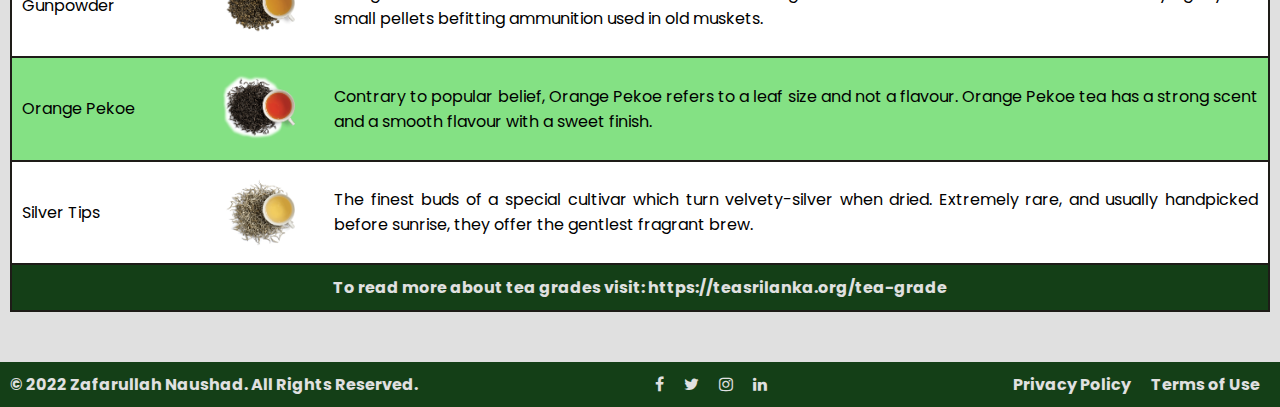
<file: tea-plantations.html>
<!DOCTYPE html>
<html lang="en">
  <head>
    <meta charset="UTF-8" />
    <meta http-equiv="X-UA-Compatible" content="IE=edge" />
    <meta name="viewport" content="width=device-width, initial-scale=1.0" />
    <link
      href="https://fonts.googleapis.com/css2?family=Poppins:wght@300&display=swap"
      rel="stylesheet"
    />
    <link rel="shortcut icon" type="Image/png" href="Images/favicon.png" />
    <link
      rel="stylesheet"
      href="https://cdnjs.cloudflare.com/ajax/libs/font-awesome/4.7.0/css/font-awesome.min.css"
    />
    <link rel="stylesheet" href="CSS/global.css" />
    <link rel="stylesheet" href="CSS/plantation-style.css" />
    <title>Ceylon Tea Plantations</title>
  </head>
  <body>
    <header>
      <h1 class="logo">Ceylon Tea</h1>
      <input type="checkbox" id="nav-toggle" class="nav-toggle" />
      <nav>
        <ul>
          <li><a href="index.html">Home</a></li>
          <li>
            <a href="tea-plantations.html" class="active">Tea Plantations</a>
          </li>
          <li><a href="tea-museum.html">Tea Museum</a></li>
          <li><a href="by-products.html">By Products of Tea</a></li>
          <li><a href="tea-sales1.html">Tea Sales</a></li>
          <li><a href="donate.html">Shop/Donate</a></li>
        </ul>
      </nav>
      <label for="nav-toggle" class="nav-toggle-label">
        <span></span>
        <span></span>
        <span></span>
      </label>
    </header>
    <section class="first-section">
      <div class="content">
        <h1>Tea Plantations of Ceylon</h1>
        <br />
        <p>
          Tea plantations in Sri Lanka stretch across the island, offering
          visitors a chance to taste the leaf while learning about the history
          of the industry. The country became famous for its black tea in the
          18th century and today, Sri Lanka is the world's third largest tea
          producer, and is home to several tea estates and tea factories.
        </p>
        <br />
        <a href="#plantations">Read More</a>
      </div>
    </section>
    <section class="second-section" id="plantations">
      <h1>Top 3 Plantations to Visit in Sri Lanka</h1>
      <div class="content">
        <div class="details">
          <h3>Lipton's Seat</h3>
          <p>
            <span class="topic">Address: </span>Lipton's Seat, Lipton Seat Road,
            Haputale
          </p>
          <iframe
            src="https://www.google.com/maps/embed?pb=!1m18!1m12!1m3!1d3961.90960627502!2d81.01331811410626!3d6.780855122000827!2m3!1f0!2f0!3f0!3m2!1i1024!2i768!4f13.1!3m3!1m2!1s0x3ae46e34030893af%3A0x3886114faff7476b!2sLipton&#39;s%20Seat!5e0!3m2!1sen!2slk!4v1661609545669!5m2!1sen!2slk"
            allowfullscreen=""
            loading="lazy"
            referrerpolicy="no-referrer-when-downgrade"
          ></iframe>
          <p>
            The 18-hectare estate is home to hundreds of tea plants, and offers
            visitors the chance to see first-hand how tea is grown and
            processed. Visitors can also learn about the history of tea in Sri
            Lanka and the different types of tea that are produced on the
            estate.
          </p>
        </div>
        <div class="plantation-image">
          <img src="Images/lipton-seat.jpg" alt="Lipton Seat Entrance" />
        </div>
      </div>
      <div class="content">
        <div class="details">
          <h3>Halpewatte Tea Factory</h3>
          <p>
            <span class="topic">Address: </span>Uva Halpewatte Tea Factory,
            Ella, Sri Lanka
          </p>
          <iframe
            src="https://www.google.com/maps/embed?pb=!1m18!1m12!1m3!1d3961.010928597441!2d81.03231811410659!3d6.889293620715632!2m3!1f0!2f0!3f0!3m2!1i1024!2i768!4f13.1!3m3!1m2!1s0x3ae4645776f616ff%3A0xac1c6a5c974edf30!2sUva%20Halpewatte%20Tea%20Factory!5e0!3m2!1sen!2slk!4v1661610467908!5m2!1sen!2slk"
            allowfullscreen=""
            loading="lazy"
            referrerpolicy="no-referrer-when-downgrade"
          ></iframe>
          <p>
            Being one of the biggest factories in the hill country, Uva
            Halpewatte tea factory is the perfect staring point for people
            looking to get to grips with Sri Lankan tea production. Dating from
            1940, Halpewatte runs one of the best and most informative tours on
            the island, taking you through the process from picking to the final
            product.
          </p>
        </div>
        <div class="plantation-image">
          <img src="Images/halpewatte tea factory.jpg" alt="Halpewatte Tea Factory Entrance" />
        </div>
      </div>
      <div class="content">
        <div class="details">
          <h3>Dambatenne Tea Factory</h3>
          <p>
            <span class="topic">Address: </span>Dambatenne Tea Factory,
            Bandarawela
          </p>
          <iframe
            src="https://www.google.com/maps/embed?pb=!1m18!1m12!1m3!1d3961.889327949848!2d81.00120451410625!3d6.7833210219718305!2m3!1f0!2f0!3f0!3m2!1i1024!2i768!4f13.1!3m3!1m2!1s0x3ae46e3a03f0b39f%3A0x5a9fa11ba0a11d69!2sDambatenne%20Tea%20Factory!5e0!3m2!1sen!2slk!4v1662630929688!5m2!1sen!2slk"
            allowfullscreen=""
            loading="lazy"
            referrerpolicy="no-referrer-when-downgrade"
          ></iframe>
          <p>
            Dambatenne tea factory is a scenic working tea estate and factory
            located near Haputale town in Sri Lanka, spreading over acres of the
            lushest mountain region in the central highlands of the country, on
            the way to the must-see Lipton Seat viewpoint. Tourists visit this
            popular tea factory for seeing all the stages of tea production and
            enjoying the awesome landscape of the valleys that are pleasantly
            cooler than naturally-cooled Europe. Much of the equipment at the
            factory being more than a century old, Dambatenne tea estate is an
            insight into the colonial period of the country as well.
          </p>
        </div>
        <div class="plantation-image">
          <img src="Images/dambatenne-factory.jpg" alt="Dambatenne Tea Factory" />
        </div>
      </div>
    </section>
    <section class="third-section">
      <h1>Other Plantations</h1>
      <div class="plantations">
        <div class="plantation">
          <img src="Images/blue-field-tea-factory.jpg" alt="Blue Field Tea Factory" />
          <h3>Blue Field Tea Factory</h3>
          <a href="">Check It Out</a>
        </div>
        <div class="plantation">
          <img src="Images/damro-tea-factory.jpg" alt="Damro Tea Estate" />
          <h3>Damro Labookelie Tea Estate</h3>
          <a href="">Check It Out</a>
        </div>
        <div class="plantation">
          <img src="Images/kadugannawa-factory.jpg" alt="Kadugannawa Tea Factory Entrance" />
          <h3>Kadugannawa Tea Estate</h3>
          <a href="">Check It out</a>
        </div>
      </div>
    </section>
    <section class="table-section">
      <table>
        <caption>
          Types of Tea found in Ceylon Plantations
        </caption>
        <thead>
          <tr>
            <th scope="col">Tea Grade</th>
            <th scope="col">How it Looks</th>
            <th scope="col">Description</th>
          </tr>
        </thead>
        <tbody>
          <tr>
            <td data-label="Tea Grade">Broken Orange Pekoe (BOP)</td>
            <td data-label="How it Looks">
              <img src="Images/broken-orange-pekoe.png" alt="BOP Tea Grade" />
            </td>
            <td data-label="Description">
              A popular leaf size and the main broken grade. This tea infuses
              faster than whole-leaf varieties, giving way to a liquor that
              strikes the right balance between taste and strength.
            </td>
          </tr>
          <tr>
            <td data-label="Tea Grade">Dust</td>
            <td data-label="How it Looks">
              <img src="Images/dust.png" alt="Dust Tea Grade" />
            </td>
            <td data-label="Description">
              The smallest of particles that infuse swiftly, resulting in
              optimum strength, colour and body. It is most suited for
              commercial brewing.
            </td>
          </tr>
          <tr>
            <td data-label="Tea Grade">Gunpowder</td>
            <td data-label="How it Looks">
              <img src="Images/gunpowder.png" alt="Gunpowder Tea Grade" />
            </td>
            <td data-label="Description">
              This green tea dates back to the 1800s and the name originates
              from the fact that the tea is rolled very tightly into small
              pellets befitting ammunition used in old muskets.
            </td>
          </tr>
          <tr>
            <td data-label="Tea Grade">Orange Pekoe</td>
            <td data-label="How it Looks">
              <img src="Images/orange-pekoe.png" alt="OP Tea Grade" />
            </td>
            <td data-label="Description">
              Contrary to popular belief, Orange Pekoe refers to a leaf size and
              not a flavour. Orange Pekoe tea has a strong scent and a smooth
              flavour with a sweet finish.
            </td>
          </tr>
          <tr>
            <td data-label="Tea Grade">Silver Tips</td>
            <td data-label="How it Looks">
              <img src="Images/silver-tips.png" alt="Silver Tips Tea Grade" />
            </td>
            <td data-label="Description">
              The finest buds of a special cultivar which turn velvety-silver
              when dried. Extremely rare, and usually handpicked before sunrise,
              they offer the gentlest fragrant brew.
            </td>
          </tr>
        </tbody>
        <tfoot>
          <tr>
            <td colspan="3">
              To read more about tea grades visit:
              <a href="https://teasrilanka.org/tea-grade"
                >https://teasrilanka.org/tea-grade</a
              >
            </td>
          </tr>
        </tfoot>
      </table>
    </section>
    <footer>
      <div class="footer">
        <p>&copy; 2022 Zafarullah Naushad. All Rights Reserved.</p>
      </div>
      <div class="footer">
        <p>
          <a href="#"><i class="fa fa-facebook"></i></a>
        </p>
        <p>
          <a href="#"><i class="fa fa-twitter"></i></a>
        </p>
        <p>
          <a href="#"><i class="fa fa-instagram"></i></a>
        </p>
        <p>
          <a href="#"><i class="fa fa-linkedin"></i></a>
        </p>
      </div>
      <div class="footer">
        <p><a href="#">Privacy Policy</a></p>
        <p><a href="#">Terms of Use</a></p>
      </div>
      <!-- References
      McClane, D. (2021). The 5 Best Tea Plantations to Visit in Sri Lanka. [online] Man Vs Globe. Available at: https://www.manvsglobe.com/best-tea-plantations-factories-sri-lanka/ [Accessed 16 Sep. 2022].
      Ceylon Tea. (n.d.). Tea Diversity. [online] Available at: https://www.pureceylontea.com/tea-diversity/#teaRegionsVarieties [Accessed 16 Sep. 2022]. -->
    </footer>
  </body>
</html>
</file>
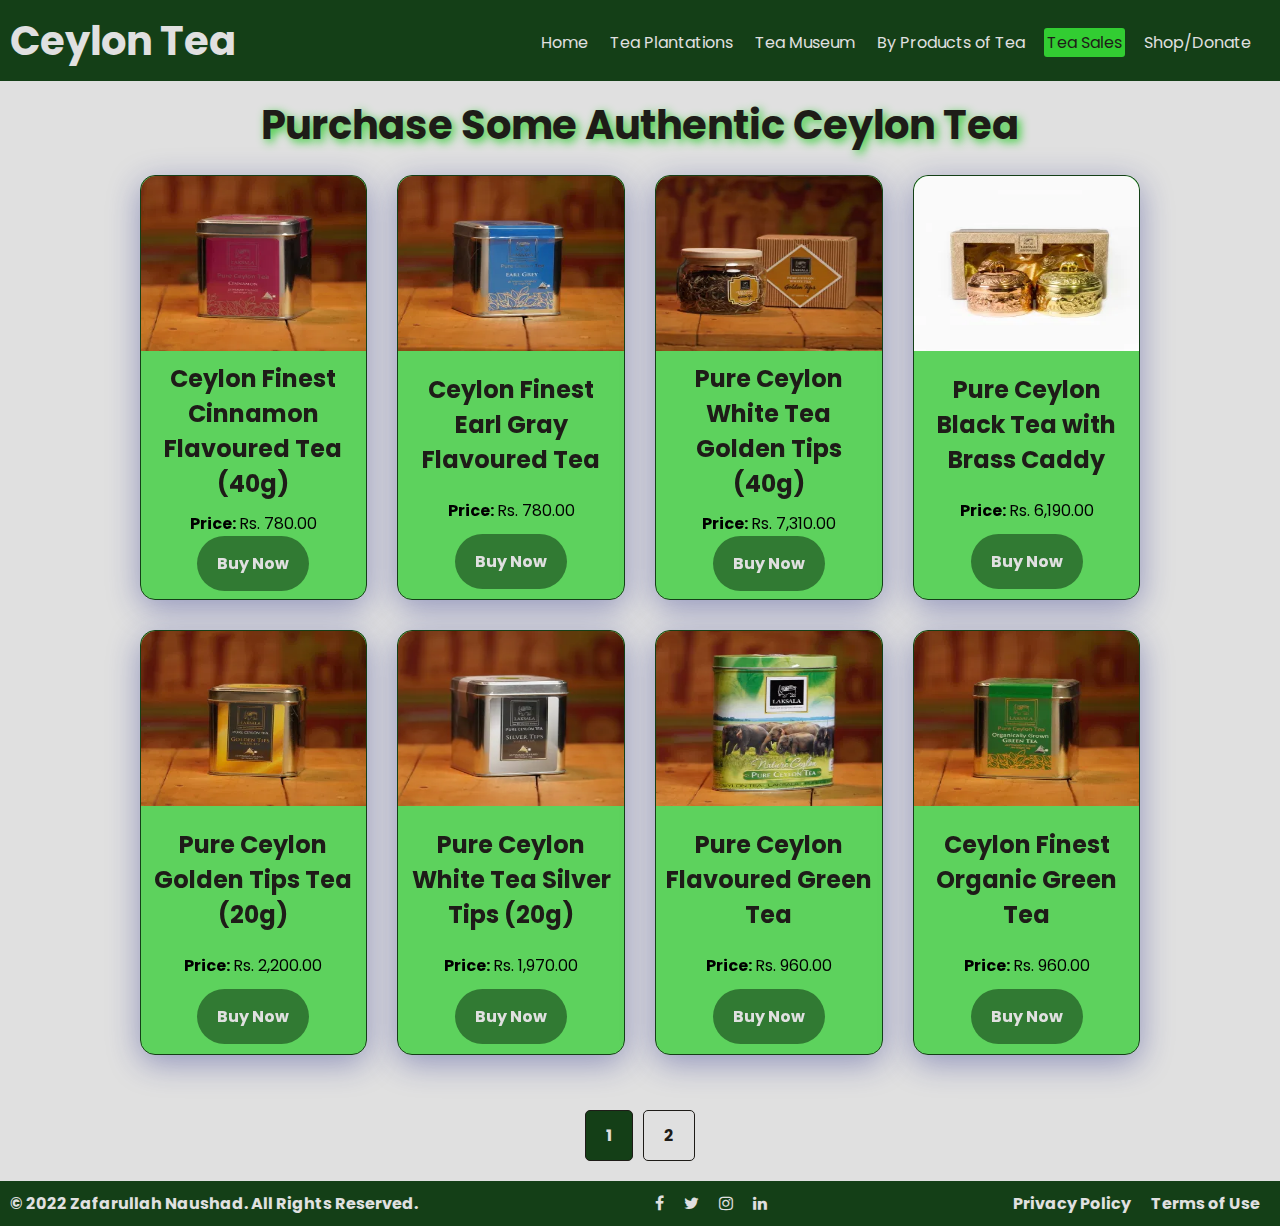
<file: tea-sales1.html>
<!DOCTYPE html>
<html lang="en">
  <head>
    <meta charset="UTF-8" />
    <meta http-equiv="X-UA-Compatible" content="IE=edge" />
    <meta name="viewport" content="width=device-width, initial-scale=1.0" />
    <link
      href="https://fonts.googleapis.com/css2?family=Poppins:wght@300&display=swap"
      rel="stylesheet"
    />
    <link rel="shortcut icon" type="Image/png" href="Images/favicon.png" />
    <link
      rel="stylesheet"
      href="https://cdnjs.cloudflare.com/ajax/libs/font-awesome/4.7.0/css/font-awesome.min.css"
    />
    <link rel="stylesheet" href="CSS/global.css" />
    <link rel="stylesheet" href="CSS/tea-sales1.css" />
    <title>Tea Shop</title>
  </head>
  <body>
    <header>
      <h1 class="logo">Ceylon Tea</h1>
      <input type="checkbox" id="nav-toggle" class="nav-toggle" />
      <nav>
        <ul>
          <li><a href="index.html">Home</a></li>
          <li><a href="tea-plantations.html">Tea Plantations</a></li>
          <li><a href="tea-museum.html">Tea Museum</a></li>
          <li><a href="by-products.html">By Products of Tea</a></li>
          <li><a href="tea-sales1.html" class="active">Tea Sales</a></li>
          <li><a href="donate.html">Shop/Donate</a></li>
        </ul>
      </nav>
      <label for="nav-toggle" class="nav-toggle-label">
        <span></span>
        <span></span>
        <span></span>
      </label>
    </header>
    <section class="first-section">
      <div class="content">
        <h1>Purchase Some Authentic Ceylon Tea</h1>
      </div>
    </section>
    <section class="second-section">
      <div class="products">
        <div class="product">
          <img src="Images/tea-product1.webp" alt="" />
          <h3>Ceylon Finest Cinnamon Flavoured Tea (40g)</h3>
          <p><span>Price: </span>Rs. 780.00</p>
          <a href="">Buy Now</a>
        </div>
        <div class="product">
          <img src="Images/tea-product2.webp" alt="" />
          <h3>Ceylon Finest Earl Gray Flavoured Tea</h3>
          <p><span>Price: </span>Rs. 780.00</p>
          <a href="">Buy Now</a>
        </div>
        <div class="product">
          <img src="Images/tea-product3.webp" alt="" />
          <h3>Pure Ceylon White Tea Golden Tips (40g)</h3>
          <p><span>Price: </span>Rs. 7,310.00</p>
          <a href="">Buy Now</a>
        </div>
        <div class="product">
          <img src="Images/tea-product4.webp" alt="" />
          <h3>Pure Ceylon Black Tea with Brass Caddy</h3>
          <p><span>Price: </span>Rs. 6,190.00</p>
          <a href="">Buy Now</a>
        </div>
        <div class="product">
          <img src="Images/tea-product5.webp" alt="" />
          <h3>Pure Ceylon Golden Tips Tea (20g)</h3>
          <p><span>Price: </span>Rs. 2,200.00</p>
          <a href="">Buy Now</a>
        </div>
        <div class="product">
          <img src="Images/tea-product6.webp" alt="" />
          <h3>Pure Ceylon White Tea Silver Tips (20g)</h3>
          <p><span>Price: </span>Rs. 1,970.00</p>
          <a href="">Buy Now</a>
        </div>
        <div class="product">
          <img src="Images/tea-product7.webp" alt="" />
          <h3>Pure Ceylon Flavoured Green Tea</h3>
          <p><span>Price: </span>Rs. 960.00</p>
          <a href="">Buy Now</a>
        </div>
        <div class="product">
          <img src="Images/tea-product8.webp" alt="" />
          <h3>Ceylon Finest Organic Green Tea</h3>
          <p><span>Price: </span>Rs. 960.00</p>
          <a href="">Buy Now</a>
        </div>
      </div>
    </section>
    <section class="sales-navigation">
      <ul>
        <li class="active"><a href="tea-sales1.html">1</a></li>
        <li><a href="tea-sales2.html">2</a></li>
      </ul>
    </section>
    <footer>
      <div class="footer">
        <p>&copy; 2022 Zafarullah Naushad. All Rights Reserved.</p>
      </div>
      <div class="footer">
        <p>
          <a href="#"><i class="fa fa-facebook"></i></a>
        </p>
        <p>
          <a href="#"><i class="fa fa-twitter"></i></a>
        </p>
        <p>
          <a href="#"><i class="fa fa-instagram"></i></a>
        </p>
        <p>
          <a href="#"><i class="fa fa-linkedin"></i></a>
        </p>
      </div>
      <div class="footer">
        <p><a href="#">Privacy Policy</a></p>
        <p><a href="#">Terms of Use</a></p>
      </div>
      <!-- References
      Ceylon Stores. (n.d.). Tea Archives. [online] Available at: https://ceylonstores.lk/product-category/tea-spices/tea/ [Accessed 16 Sep. 2022]. -->
    </footer>
  </body>
</html>
</file>
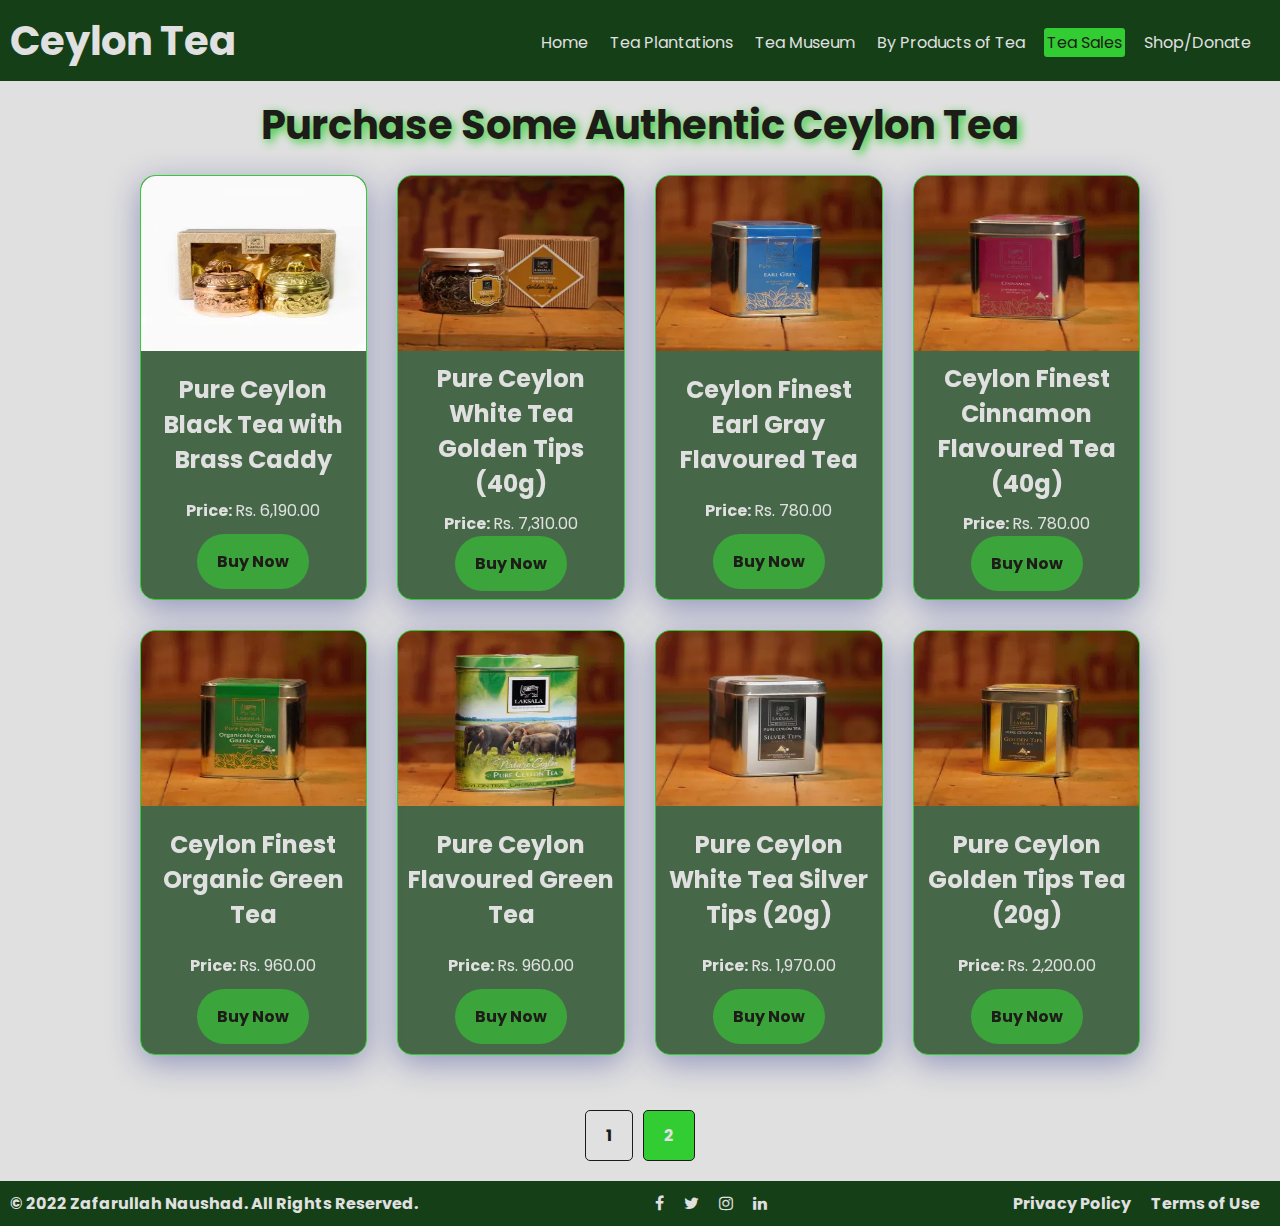
<file: tea-sales2.html>
<!DOCTYPE html>
<html lang="en">
  <head>
    <meta charset="UTF-8" />
    <meta http-equiv="X-UA-Compatible" content="IE=edge" />
    <meta name="viewport" content="width=device-width, initial-scale=1.0" />
    <link
      href="https://fonts.googleapis.com/css2?family=Poppins:wght@300&display=swap"
      rel="stylesheet"
    />
    <link rel="shortcut icon" type="Image/png" href="Images/favicon.png" />
    <link
      rel="stylesheet"
      href="https://cdnjs.cloudflare.com/ajax/libs/font-awesome/4.7.0/css/font-awesome.min.css"
    />
    <link rel="stylesheet" href="CSS/global.css" />
    <link rel="stylesheet" href="CSS/tea-sales2.css" />
    <title>Tea Shop</title>
  </head>
  <body>
    <header>
      <h1 class="logo">Ceylon Tea</h1>
      <input type="checkbox" id="nav-toggle" class="nav-toggle" />
      <nav>
        <ul>
          <li><a href="index.html">Home</a></li>
          <li><a href="tea-plantations.html">Tea Plantations</a></li>
          <li><a href="tea-museum.html">Tea Museum</a></li>
          <li><a href="by-products.html">By Products of Tea</a></li>
          <li><a href="tea-sales1.html" class="active">Tea Sales</a></li>
          <li><a href="donate.html">Shop/Donate</a></li>
        </ul>
      </nav>
      <label for="nav-toggle" class="nav-toggle-label">
        <span></span>
        <span></span>
        <span></span>
      </label>
    </header>
    <section class="first-section">
      <div class="content">
        <h1>Purchase Some Authentic Ceylon Tea</h1>
      </div>
    </section>
    <section class="second-section">
      <div class="products">
        <div class="product">
          <img src="Images/tea-product1.webp" alt="" />
          <h3>Ceylon Finest Cinnamon Flavoured Tea (40g)</h3>
          <p><span>Price: </span>Rs. 780.00</p>
          <a href="">Buy Now</a>
        </div>
        <div class="product">
          <img src="Images/tea-product2.webp" alt="" />
          <h3>Ceylon Finest Earl Gray Flavoured Tea</h3>
          <p><span>Price: </span>Rs. 780.00</p>
          <a href="">Buy Now</a>
        </div>
        <div class="product">
          <img src="Images/tea-product3.webp" alt="" />
          <h3>Pure Ceylon White Tea Golden Tips (40g)</h3>
          <p><span>Price: </span>Rs. 7,310.00</p>
          <a href="">Buy Now</a>
        </div>
        <div class="product">
          <img src="Images/tea-product4.webp" alt="" />
          <h3>Pure Ceylon Black Tea with Brass Caddy</h3>
          <p><span>Price: </span>Rs. 6,190.00</p>
          <a href="">Buy Now</a>
        </div>
        <div class="product">
          <img src="Images/tea-product5.webp" alt="" />
          <h3>Pure Ceylon Golden Tips Tea (20g)</h3>
          <p><span>Price: </span>Rs. 2,200.00</p>
          <a href="">Buy Now</a>
        </div>
        <div class="product">
          <img src="Images/tea-product6.webp" alt="" />
          <h3>Pure Ceylon White Tea Silver Tips (20g)</h3>
          <p><span>Price: </span>Rs. 1,970.00</p>
          <a href="">Buy Now</a>
        </div>
        <div class="product">
          <img src="Images/tea-product7.webp" alt="" />
          <h3>Pure Ceylon Flavoured Green Tea</h3>
          <p><span>Price: </span>Rs. 960.00</p>
          <a href="">Buy Now</a>
        </div>
        <div class="product">
          <img src="Images/tea-product8.webp" alt="" />
          <h3>Ceylon Finest Organic Green Tea</h3>
          <p><span>Price: </span>Rs. 960.00</p>
          <a href="">Buy Now</a>
        </div>
      </div>
    </section>
    <section class="sales-navigation">
      <ul>
        <li><a href="tea-sales1.html">1</a></li>
        <li class="active"><a href="tea-sales2.html">2</a></li>
      </ul>
    </section>
    <footer>
      <div class="footer">
        <p>&copy; 2022 Zafarullah Naushad. All Rights Reserved.</p>
      </div>
      <div class="footer">
        <p>
          <a href="#"><i class="fa fa-facebook"></i></a>
        </p>
        <p>
          <a href="#"><i class="fa fa-twitter"></i></a>
        </p>
        <p>
          <a href="#"><i class="fa fa-instagram"></i></a>
        </p>
        <p>
          <a href="#"><i class="fa fa-linkedin"></i></a>
        </p>
      </div>
      <div class="footer">
        <p><a href="#">Privacy Policy</a></p>
        <p><a href="#">Terms of Use</a></p>
      </div>
      <!-- References
      Ceylon Stores. (n.d.). Tea Archives. [online] Available at: https://ceylonstores.lk/product-category/tea-spices/tea/ [Accessed 16 Sep. 2022]. -->
    </footer>
  </body>
</html>
</file>
<file: CSS/global.css>
:root{
    --light-text-color: #E0E0E0;
    --dark-text-color: #1E1C18;
    --first-color: #143F17;
    --second-color: #32CD32;
	--heading-size: 30px;
	--sub-heading-size: 20px;
	--text-size: 14px;
}

*{
    padding: 0px;
	margin: 0px;
	box-sizing: border-box;
	font-family: 'Poppins', sans-serif;
	scroll-behavior: smooth;
}

body {
  background: var(--light-text-color);
}
/* Navigation */

header {
    padding: 10px;
    background: var(--first-color);
    position: fixed;
    z-index: 10;
    width: 100%;
}

.logo {
    color: var(--light-text-color);
    font-size: var(--heading-size);
}

.nav-toggle {
    display: none;
}

.nav-toggle-label {
    position: absolute;
    top: 0;
    right: 0;
    height: 100%;
    margin: 0 1em;
    display: flex;
    justify-content: center;
    flex-direction: column;
}

.nav-toggle-label span{
    display: block;
    margin: 3px 0;
    background: white;
    height: 3px;
    width: 30px;
    border-radius: 2px;
    position: relative;
}

nav {
    position: absolute;
    text-align: center;
    line-height: 40px;
    top: 100%;
    left: 0;
    background-image: linear-gradient(180deg, rgb(20,63,23), rgba(50,205,50,0.512), rgba(255,255,255,0.49)),url(../Images/background.jpg);
    width: 100%;
    transform: scale(1, 0);
    transform-origin: top;
    transition: transform .4s ease-in-out;
}

nav ul {
    list-style: none;
}

nav ul li {
    margin-bottom: 1em;
    margin-right: 1em;
}

nav ul li a {
    padding: 3px;
    color: var(--light-text-color);
    text-decoration: none;
    font-size: 16px;
    border-radius: 3px;
    transition: .5s;
}

nav ul li .active, nav a:hover{
    color: var(--second-color);
}

.nav-toggle:checked ~ nav {
    transform: scale(1, 1);
}

.nav-toggle:checked ~ nav a {
    opacity: 1;
    transition: opacity 250ms ease-in-out 250ms;
}
footer{
    font-weight: bold;
    color: var(--light-text-color);
    background: var(--first-color);
    font-size: 12px;
    width: 100%;
    display: flex;
    flex-direction: column-reverse;
    justify-content: space-between;
    align-items: center;
    padding: 10px;
}
.footer{
    display: flex;
    justify-content: space-around;
}
.footer a{
    padding: 0 10px;
	text-decoration: none;
	color: var(--light-text-color);
    font-size: var(--text-size);
}
.footer .active, .footer a:hover{
    text-decoration: underline;
	color: var(--second-color);
	transition: 0.4s;
}
@media only screen and (min-width: 400px) {
    footer{
        font-size: 16px;
    }
}
@media only screen and (min-width: 900px) {
    footer{
        flex-direction: row;
    }
}
@media only screen and (min-width: 1024px) {
    .nav-toggle-label {
        display: none;
    }
    header {
        display: flex;
        justify-content: space-between;
        align-items: center;
    }
    nav{
        all: unset;
        margin-top: 20px;
    }
    nav ul{
        display: flex;
    }
    nav ul li .active, nav a:hover{
        background: var(--second-color);
        color: var(--dark-text-color);
    }
}
</file>
<file: CSS/style.css>
.first-section {
    position: relative;
    top: 65px;
    width: 100%;
	display: flex;
	justify-content: space-around;
	align-items: center;
	background-image: linear-gradient(180deg, rgb(20,63,23), rgba(50,205,50,0.512), rgba(255,255,255,0.49)),url(../Images/background.jpg);
	background-position: center;
	background-size: cover;
	background-repeat: repeat;
    color: white;
}
.first-section .content{
	width: 75%;
	padding-bottom: 25px;
	text-align: center;
	color: var(--light-text-color);
}
.first-section img{
    margin-top: 20px;
    width: 100px;
    border-radius: 18px;
}
.first-section .content h1{
    font-size: var(--heading-size);
}
.first-section .stats{
    text-align: center;
    display: flex;
    flex-direction: column;
    justify-content: center;
    align-items: center;
    padding: 15px;
}
.first-section .stats .stat{
    width: 75%;
    margin: 10px;
    padding: 15px 30px;
    background: rgba( 20, 63, 23, 0.75);
    box-shadow: 0 8px 32px 0 rgba( 31, 38, 135, 0.40);
    backdrop-filter: blur( 5px );
    border-radius: 15px;
    border: 1px solid var(--second-color);
}
.first-section .stats .stat h3{
    font-size: var(--sub-heading-font);
    color: var(--second-color);
    text-shadow: 3px 3px 10px var(--second-color);
}
.first-section .stats .stat p{
    font-size: var(--text-size);
    color: var(--light-text-color);
}
.first-section .content a{
    text-decoration: none;
	color: var(--light-text-color);
	font-size: var(--text-size);
	font-weight: bold;
	border-radius: 45px;
	padding: 15px 20px;
	background-color: var(--first-color);
}
.first-section .content a:hover{
	letter-spacing: 3px;
	background: var(--second-color);
	color: var(--dark-text-color);
	transition: 0.5s;
}
.second-section, .third-section, .fourth-section{
    padding: 40px 8% 20px 8%;
}
.second-section{
    position: relative;
    margin-top: 60px;
}
.second-section h1, .third-section h1, .fourth-section h1{
	font-size: var(--heading-size);
	text-align: center;
	color: var(--dark-text-color);
	text-shadow: 3px 3px 10px var(--second-color);
}
.second-section .timeline{
	margin: 45px auto;
	width: 100%;
	border-left: 2px solid var(--second-color);
	padding: 0 20px 0 30px;
}
.second-section .timeline-content{
	background-color: var(--first-color);
	padding: 10px 25px;
	font-size: var(--text-size);
	border: 1px solid var(--second-color);
	line-height: 1.7;
	position: relative;
	margin-bottom: 20px;
	display: flex;
	justify-content: space-between;
	align-items: center;
    flex-direction: column;
	border-top-right-radius: 15px;
	border-bottom-right-radius: 15px;
}
.second-section .timeline-content::before{
	content: '';
	width: 10px;
	height: 10px;
	border-radius: 50%;
	background: var(--first-color);
	border: 3px solid var(--second-color);
	position: absolute;
	top: 10px;
	left: -40px;
}
.second-section .timeline-content::after{
	content: '';
	width: 0;
	height: 0;
	border-style: solid;
	border-color: transparent var(--second-color) transparent transparent ;
	border-width: 8px;
	position: absolute;
	left: -17px;
	top: 10px;
}
.second-section .timeline-content .text-content{
	margin: 0;
	color: var(--light-text-color);
}
.second-section .timeline-content .text-content h3{
	font-size: var(--sub-heading-size);
	color: var(--second-color);
	text-shadow: 3px 3px 10px var(--second-color);
}
.second-section .timeline-content .text-content ul{
	text-align: justify;
	list-style-type: square;
	font-size: var(--text-size);
	padding: 15px 25px 15px 0;
	margin-left: 30px;
}
.second-section .timeline-content .text-content ul ul{
	list-style-type: disc;
}
.second-section .timeline-content img{
	margin: 15px;
	height: 150px;
	border-radius: 15px;
}
.second-section .timeline-content:last-child img{
    height: auto;
    width: 200px;
}

.third-section .cards{
	width: 100%;
	padding: 20px;
	display: flex;
	align-items: center;
	justify-content: center;
    flex-wrap: wrap;
}
.third-section .cards .card{
	width: 100%;
	margin: 15px 0;
	display: flex;
	flex-direction: column;
	align-items: center;
	background: rgba( 50, 205, 50, 0.75);
    box-shadow: 0 8px 32px 0 rgba( 31, 38, 135, 0.40);
    backdrop-filter: blur( 5px );
	-webkit-backdrop-filter: blur(5px);
    border-radius: 15px;
    border: 1px solid var(--first-color);
}
.third-section .cards .card img{
	width: 100%;
	border-top-left-radius: 15px;
	border-top-right-radius: 15px;
}
.third-section .cards .card h3{
    margin: 5px 0;
	font-size: var(--sub-heading-size);
	color: var(--dark-text-color);
	text-align: center;	
}
.third-section .cards .card ol{
	color: var(--dark-text-color);
	padding: 15px 25px 15px 0;
	margin-left: 40px;
}
.third-section .cards .card ol li{
	font-size: var(--text-size);
	text-align: justify;
}
.third-section a{
	text-decoration: none;
	color: var(--light-text-color);
	font-size: var(--text-size);
	font-weight: bold;
	border-radius: 45px;
	padding: 15px 20px;
	margin-bottom: 15px;
	background: rgba( 20, 63, 23, 0.6);
}
.third-section a:hover{
	letter-spacing: 3px;
	text-shadow: 3px 3px 10px var(--light-text-color);
	transition: 0.5s;
}
.fourth-section .content{
	display: flex;
	justify-content: center;
	align-items: center;
    flex-direction: column;
}
.fourth-section p{
	margin: 10px 30px;
	font-size: var(--text-size);
	text-align: justify;
}
.fourth-section img{
	margin: 10px 30px;
    width: 75%;
	border-radius: 5px;
}
@media only screen and (min-width: 650px) {
	:root{
        --heading-size: 40px;
        --sub-heading-size: 22px;
        --text-size: 14px;
    }
    .first-section img{
        width: 120px;
        margin-top: 25px;
    }
    .first-section .stats{
        flex-direction: row;
        flex-wrap: wrap;
    }
    .first-section .stats .stat{
        width: 40%;
    }
    .second-section .timeline-content:last-child img{
        height: 150px;
        width: auto;
    }
    .third-section .cards .card{
        width: 40%;
		margin: 15px;
    }
}
@media only screen and (min-width: 1024px) {
    :root{
        --heading-size: 40px;
        --sub-heading-size: 24px;
        --text-size: 16px;
    }
    .first-section img{
        width: 150px;
        margin-top: 40px;
    }
    .first-section .stats .stat{
        width: 20%;
    }
    .second-section .timeline{
        width: 75%;
    }
    .second-section .timeline .timeline-content{
        flex-direction: row;
    }
    .second-section .timeline .timeline-content .text-content ul{
        margin-left: 40px;
    }
    .third-section .cards .card{
        width: 30%;
    }
    .fourth-section .content{
        flex-direction: row;
    }
    .fourth-section img{
        width: 450px;
    }
}
</file>
<file: CSS/by-product-style.css>
.first-section {
  position: relative;
  top: 65px;
  width: 100%;
  display: flex;
  justify-content: space-around;
  align-items: center;
}
.first-section .content {
  width: 75%;
  margin-top: 30px;
  text-align: center;
  padding-bottom: 25px;
  color: var(--dark-text-color);
}
.first-section .content h1 {
  font-size: var(--heading-size);
  text-shadow: 3px 3px 10px var(--second-color);
}
.first-section .content p {
  text-align: justify;
}

.second-section {
  padding: 40px 8% 20px 8%;
  position: relative;
  margin-top: 60px;
}
.second-section h1 {
  font-size: var(--heading-size);
  text-align: center;
  color: var(--dark-text-color);
  text-shadow: 3px 3px 10px var(--second-color);
}
.second-section .content {
  margin: 20px 0;
  display: flex;
  flex-direction: column;
  justify-content: space-between;
  align-items: center;
}
.second-section .content .details {
  width: 100%;
  padding: 10px;
  text-align: center;
  line-height: 30px;
}
.second-section .content .details p {
  text-align: justify;
}
.second-section .content .product-image {
  width: 100%;
  text-align: center;
}
.second-section .content .product-image img {
  border: 1px solid var(--dark-text-color);
  border-radius: 10px;
  width: 100%;
  margin: 5px 0;
}
.second-section .content .details a {
  text-decoration: none;
  padding: 15px;
  background: var(--first-color);
  color: var(--light-text-color);
  border-radius: 5px;
  line-height: 3;
  transition: 0.5s;
}
.second-section .content .details a:hover {
  background: var(--second-color);
  color: var(--light-text-color);
}
@media only screen and (min-width: 400px) {
  :root {
    --heading-size: 40px;
    --sub-heading-size: 22px;
    --text-size: 14px;
  }
  .second-section .content .product-image {
    width: 65%;
  }
}
@media only screen and (min-width: 650px) {
  :root {
    --heading-size: 40px;
    --sub-heading-size: 22px;
    --text-size: 14px;
  }
  .second-section .content .product-image img {
    height: 250px;
    width: auto;
  }
}
@media only screen and (min-width: 1024px) {
  :root {
    --heading-size: 40px;
    --sub-heading-size: 24px;
    --text-size: 16px;
  }
  .second-section .content:nth-of-type(even) {
    flex-direction: row;
  }
  .second-section .content:nth-of-type(odd) {
    flex-direction: row-reverse;
  }
  .second-section .content .details {
    width: 65%;
    text-align: justify;
  }
  .second-section .content .details h3 {
    text-align: justify;
  }
  .second-section .content .product-image {
    width: 25%;
  }
  .second-section .content .product-image img {
    height: 100%;
  }
}
</file>
<file: CSS/donate-style.css>
.first-section {
  position: relative;
  top: 65px;
  width: 100%;
  display: flex;
  justify-content: space-around;
  align-items: center;
}
.first-section .content {
  width: 75%;
  text-align: center;
  display: flex;
  flex-direction: column;
  align-items: center;
  padding-bottom: 25px;
  color: var(--dark-text-color);
  margin-top: 30px;
}
.first-section .content h1 {
  font-size: var(--heading-size);
  text-shadow: 3px 3px 10px var(--second-color);
}
.first-section .content p {
  text-align: justify;
}
.first-section .content span {
  text-align: center;
  font-size: var(--text-size);
  font-weight: bold;
}
.form-section {
  background: #f5f5f5;
  color: var(--dark-text-color);
  font-weight: 400;
  font-size: 18px;
  font-style: normal;
}
.form-section ul {
  list-style-type: none;
}
.form-section .form {
  background-color: rgba(255, 255, 255, 0.8);
  border: 1px solid var(--second-color);
  border-radius: 5px;
  padding: 20px 35px;
  position: absolute;
  left: 50%;
  transform: translateX(-50%);
  margin-bottom: 15rem;
}
.form-section .form-item {
  margin-bottom: 15px;
  position: relative;
}
input {
  padding: 1.1rem 1.2rem 0.8rem;
  appearance: none;
  border-radius: 5px;
  font-size: var(--text-size);
}
.input:focus {
  outline: none;
}
.input-wrapper {
  position: relative;
}
input:not([type="submit"]):not([type="reset"]) {
  width: 100%;
  background-color: var(--light-text-color);
  border: 1px solid var(--second-color);
}
.horizontal-fields {
  width: 100%;
  display: flex;
  justify-content: space-between;
}
.horizontal-fields .form-item {
  width: 195px;
}
.horizontal-fields .form-item:first-of-type{
  margin-right: 10px;
}
.horizontal-fields .form-item input {
  width: 100%;
}
input[type="submit"] {
  border: 1px solid transparent;
  color: var(--light-text-color);
  cursor: pointer;
  border-radius: 60px;
  background: var(--first-color);
  transition: all 0.4s;
}
input[type="submit"]:hover {
  background: var(--second-color);
  color: var(--dark-text-color);
}
.prefixed-input {
  position: relative;
}
.input-prefix {
  position: absolute;
  top: 28%;
  right: 20px;
}
label {
  display: block;
  margin-bottom: 5px;
  font-weight: bold;
  text-align: left;
}
.second-section {
  padding: 20px 8%;
  position: relative;
  margin-top: 85vh;
}
.second-section h1 {
  font-size: var(--heading-size);
  text-align: center;
  color: var(--dark-text-color);
  text-shadow: 3px 3px 10px var(--second-color);
}
.second-section .products {
  width: 100%;
  padding: 20px;
  display: flex;
  align-items: center;
  justify-content: center;
  flex-wrap: wrap;
}
.second-section .products .product {
  width: 100%;
  display: flex;
  flex-direction: column;
  align-items: center;
  margin: 15px;
  text-align: center;
  background: rgba(50, 205, 50, 0.75);
  box-shadow: 0 8px 32px 0 rgba(31, 38, 135, 0.4);
  backdrop-filter: blur(5px);
  -webkit-backdrop-filter: blur(5px);
  border-radius: 15px;
  border: 1px solid var(--first-color);
}
.second-section .products .product img {
  width: 100%;
  height: 175px;
  border-top-left-radius: 15px;
  border-top-right-radius: 15px;
}
.second-section .products .product h3 {
  margin: 5px 0;
  font-size: var(--sub-heading-size);
  color: var(--dark-text-color);
  text-align: center;
}
.second-section .products .product p span {
  font-weight: bold;
}
.second-section a {
  text-decoration: none;
  color: var(--light-text-color);
  font-size: var(--text-size);
  font-weight: bold;
  border-radius: 45px;
  padding: 15px 20px;
  margin-bottom: 10px;
  background: rgba(20, 63, 23, 0.6);
}
.second-section a:hover {
  letter-spacing: 3px;
  text-shadow: 3px 3px 10px var(--light-text-color);
  transition: 0.5s;
}
@media only screen and (min-width: 400px) {
  :root {
    --heading-size: 40px;
    --sub-heading-size: 22px;
    --text-size: 14px;
  }
  .second-section .products .product {
    width: 75%;
  }
}
@media only screen and (min-width: 650px) {
  :root {
    --heading-size: 40px;
    --sub-heading-size: 22px;
    --text-size: 14px;
  }
  .second-section .products .product {
    width: 40%;
  }
}
@media only screen and (min-width: 900px) {
  :root {
    --heading-size: 40px;
    --sub-heading-size: 24px;
    --text-size: 16px;
  }
  .second-section .products .product {
    width: 22%;
  }
}
/* Form  Responsive */
@media only screen and (max-width:500px){
  .form-section .form{
    width: 90%;
  }
  .horizontal-fields {
    flex-wrap: wrap;
  }
  .horizontal-fields .form-item {
    width: 100%;
  }
  .horizontal-fields .form-item:first-of-type{
    margin-right: 0;
  }
  .second-section {
    margin-top: 100vh;
  }
}
</file>
<file: CSS/museum-style.css>
.first-section {
    position: relative;
    top: 65px;
    width: 100%;
    height: 65vh;
	display: flex;
	justify-content: space-around;
	align-items: center;
	background-image: linear-gradient(180deg, rgb(20,63,23),rgba(20,63,23,0.65), rgba(30,28,24,0.49)),url(../Images/museum-building.jpg);
	background-position: center;
	background-size:cover;
	background-repeat: no-repeat;
    color: var(--light-text-color);
}
.first-section .content{
	width: 75%;
    text-align: center;
	padding-bottom: 25px;
	color: var(--light-text-color);
}
.first-section img{
    margin-top: 20px;
    width: 150px;
    border-radius: 50%;
}
.first-section .content h1{
    font-size: var(--heading-size);
}
.first-section .content p{
    text-align: justify;
}
.first-section .content a{
    text-decoration: none;
	color: var(--light-text-color);
	font-size: var(--text-size);
	font-weight: bold;
	border-radius: 45px;
	padding: 15px 20px;
	background-color: var(--first-color);
}
.first-section .content a:hover{
	letter-spacing: 3px;
	background: var(--second-color);
	color: var(--dark-text-color);
	transition: 0.5s;
}
.second-section, .third-section, .fourth-section{
    padding: 40px 8% 20px 8%;
}
.second-section{
    position: relative;
    margin-top: 60px;
}
.second-section h1, .third-section h1, .fourth-section h1{
	font-size: var(--heading-size);
	text-align: center;
	color: var(--dark-text-color);
	text-shadow: 3px 3px 10px var(--second-color);
}
.second-section .timeline{
	margin: 45px auto;
	width: 100%;
	border-left: 2px solid var(--second-color);
	padding: 0 20px 0 30px;
}
.second-section .timeline-content{
	background-color: var(--first-color);
	padding: 10px 25px;
	font-size: var(--text-size);
	border: 1px solid var(--second-color);
	line-height: 1.7;
	position: relative;
	margin-bottom: 20px;
	display: flex;
	justify-content: space-between;
	align-items: center;
    flex-direction: column;
	border-top-right-radius: 15px;
	border-bottom-right-radius: 15px;
}
.second-section .timeline-content::before{
	content: '';
	width: 10px;
	height: 10px;
	border-radius: 50%;
	background: var(--first-color);
	border: 3px solid var(--second-color);
	position: absolute;
	top: 10px;
	left: -40px;
}
.second-section .timeline-content::after{
	content: '';
	width: 0;
	height: 0;
	border-style: solid;
	border-color: transparent var(--second-color) transparent transparent ;
	border-width: 8px;
	position: absolute;
	left: -17px;
	top: 10px;
}
.second-section .timeline-content .text-content{
	margin: 0;
	color: var(--light-text-color);
}
.second-section .timeline-content .text-content p{
	font-size: var(--text-size);
	text-align: justify;
}
.second-section .timeline-content img{
	margin: 15px;
	height: 150px;
	border-radius: 15px;
}
.third-section .images{
    margin: 20px;
    column-count: 1;
}
.third-section .images img{
    width: 100%;
    height: auto;
    display: block;
    margin-bottom: 10px;
    border: 1px solid var(--second-color);
    border-radius: 10px;
    box-sizing: border-box;
	transition: .5s;
}
.third-section .images img:hover{
	transform: matrix(1.1,0,0,1.1,5,5);
}
.fourth-section .content{
	margin: 20px 0;
	display: flex;
	flex-wrap: wrap;
	justify-content: space-between;
	align-items: center;
}
.fourth-section .content .map{
	width: 100%;
}
.fourth-section .content .map iframe{
	border: 0;
	border-radius: 10px;
	width: 100%;
	margin: 5px 0;
}
.fourth-section .details{
	width: 100%;
	padding: 10px;
	line-height: 30px;
}
.fourth-section .details p span{
	font-weight: bold;
	font-size: 16px;
}
.fourth-section .content .details .visit-btns{
	display: flex;
	justify-content: center;
	margin: 10px;
}
.fourth-section .content .details .visit-btns a{
	background: var(--first-color);
	color: var(--light-text-color);
	text-align: center;
	padding: 10px;
	margin: 0 10px;
	text-decoration: none;
	border-radius: 5px;
	transition: .5s;
}
.fourth-section .content .details .visit-btns a:hover{
	background: var(--second-color);
	color: var(--dark-text-color);
}
@media only screen and (min-width: 650px) {
	:root{
		--heading-size: 40px;
        --sub-heading-size: 22px;
        --text-size: 14px;
    }
	.third-section .images{
		column-count: 2;
	}
}
@media only screen and (min-width: 900px) {
	:root{
		--heading-size: 40px;
        --sub-heading-size: 24px;
        --text-size: 16px;
    }
	.third-section .images{
		column-count: 4;
	}
	.fourth-section .content .map{
		width: 50%;
	}
	.fourth-section .content .map iframe{
		height: 300px;
	}
	.fourth-section .details{
		width: 40%;
		text-align: right;
	}
	.fourth-section .content .details .visit-btns{
		justify-content: space-between;
	}
}
</file>
<file: CSS/plantation-style.css>
.first-section {
  position: relative;
  top: 65px;
  width: 100%;
  height: 90vh;
  display: flex;
  justify-content: space-around;
  align-items: center;
  background-image: linear-gradient(
      180deg,
      rgb(20, 63, 23),
      rgba(20, 63, 23, 0.512),
      rgba(255, 255, 255, 0.49)
    ),
    url(../Images/plantation-background-5.jpg);
  background-position: center;
  background-size: cover;
  background-repeat: no-repeat;
  color: white;
  animation: change 30s ease infinite;
}
.first-section .content {
  width: 75%;
  text-align: center;
  padding-bottom: 25px;
  color: var(--light-text-color);
}
.first-section .content h1 {
  font-size: var(--heading-size);
}
.first-section .content p {
  text-align: justify;
}
.first-section .content a {
  text-decoration: none;
  color: var(--light-text-color);
  font-size: var(--text-size);
  font-weight: bold;
  border-radius: 45px;
  padding: 15px 20px;
  background-color: var(--first-color);
}
.first-section .content a:hover {
  letter-spacing: 3px;
  background: var(--second-color);
  color: var(--dark-text-color);
  transition: 0.5s;
}
.second-section,
.third-section,
.fourth-section {
  padding: 40px 8% 20px 8%;
}
.second-section {
  position: relative;
  margin-top: 60px;
}
.second-section h1,
.third-section h1,
.fourth-section h1 {
  font-size: var(--heading-size);
  text-align: center;
  color: var(--dark-text-color);
  text-shadow: 3px 3px 10px var(--second-color);
}
.second-section .content {
  margin: 20px 0;
  display: flex;
  flex-wrap: wrap;
  justify-content: space-between;
  align-items: center;
}
.second-section .content .details {
  width: 100%;
  padding: 10px;
  text-align: justify;
  line-height: 30px;
}
.second-section .details p .topic {
  font-weight: bold;
  font-size: 16px;
}
.second-section .content iframe {
  border: 0;
  border-radius: 10px;
  width: 100%;
  margin: 5px 0;
}
.second-section .content .plantation-image {
  width: 100%;
  text-align: center;
}
.second-section .content .plantation-image img {
  border: 0;
  border-radius: 10px;
  width: 100%;
  margin: 5px 0;
}
.third-section .plantations {
  width: 100%;
  padding: 20px;
  display: flex;
  align-items: center;
  justify-content: center;
  flex-wrap: wrap;
}
.third-section .plantations .plantation {
  width: 100%;
  height: 350px;
  display: flex;
  flex-direction: column;
  align-items: center;
  justify-content: space-between;
  margin: 15px;
  padding: 15px;
  text-align: center;
  box-shadow: 0 8px 32px 0 rgba(31, 38, 135, 0.4);
  border-radius: 15px;
  border: 5px solid var(--first-color);
}
.third-section .plantations .plantation img {
  width: 100%;
  height: 175px;
  border-radius: 15px;
}
.third-section .plantations .plantation h3 {
  margin: 5px 0;
  font-size: var(--sub-heading-size);
  color: var(--dark-text-color);
  text-align: center;
}
.third-section a {
  text-decoration: none;
  color: var(--light-text-color);
  font-size: var(--text-size);
  font-weight: bold;
  border-radius: 45px;
  padding: 15px 20px;
  margin-bottom: 10px;
  background: rgba(20, 63, 23, 0.6);
}
.third-section a:hover {
  letter-spacing: 3px;
  text-shadow: 3px 3px 10px var(--light-text-color);
  transition: 0.5s;
}
.table-section {
  margin: 0 10px 50px;
  display: flex;
  justify-content: center;
  align-items: center;
}
table {
  width: 100%;
  border-collapse: collapse;
  border-spacing: 0;
  border: 2px solid var(--dark-text-color);
  background: #fff;
}
table caption {
  font-size: var(--sub-heading-size);
  text-shadow: 3px 3px 10px var(--second-color);
  font-weight: bold;
}
thead,
tfoot {
  text-align: center;
  font-weight: bold;
  background: var(--first-color);
  color: var(--light-text-color);
}
tr {
  border-bottom: 2px solid var(--dark-text-color);
  padding: 0;
}
tbody tr img {
  width: 75px;
}
th,
td {
  padding: 10px;
}
tbody tr td:nth-of-type(3) {
  text-align: justify;
}
tr:nth-child(even) td {
  background-color: rgba(50, 205, 50, .6); 
}
tfoot a {
  color: var(--light-text-color);
  text-decoration: none;
  transition: 0.5s;
}
tfoot a:hover {
  color: var(--second-color);
  text-decoration: underline;
}
@media only screen and (min-width: 650px) {
  :root {
    --heading-size: 40px;
    --sub-heading-size: 22px;
    --text-size: 14px;
  }
  .second-section .content iframe {
    height: 200px;
  }
  .second-section .content .plantation-image img {
    width: 50%;
  }
  .third-section .plantations .plantation {
    width: 40%;
  }
}
@media only screen and (min-width: 900px) {
  :root {
    --heading-size: 40px;
    --sub-heading-size: 24px;
    --text-size: 16px;
  }
  .second-section .content .details {
    width: 65%;
  }
  .second-section .content:nth-of-type(even) {
    flex-direction: row-reverse;
  }
  .second-section .content iframe {
    height: auto;
  }
  .second-section .content .plantation-image {
    width: 30%;
  }
  .second-section .content .plantation-image img {
    width: 100%;
  }
  .third-section .plantations .plantation {
    width: 30%;
  }
}

/* Table responsive */
@media screen and (max-width: 640px) {
  table{
    border: 0;
    background: transparent;
  }
  thead, th {
    display: none;
  }
  tr, td {
    display: block;
  }
  tr {
    border: 1px solid rgb(0, 0 , 0);
    margin-bottom: 2rem;
  }
  tr:last-child {
    margin-bottom: 0;
  }
  tbody tr:nth-child(odd) td {
    background-color: #FFF; 
  }
  tbody td {
    clear: both;
    text-align: right;
  }
  tbody td:before {
    content: attr(data-label)': ';
    float: left;
    font-weight: bold;
    margin-right: 1rem;
  }
}
</file>
<file: CSS/tea-sales1.css>
.first-section {
  position: relative;
  top: 65px;
  width: 100%;
  display: flex;
  justify-content: center;
}
.first-section .content {
  text-align: center;
  color: var(--dark-text-color);
  margin: 30px 0;
}
.first-section .content h1 {
  font-size: var(--heading-size);
  text-shadow: 3px 3px 10px var(--second-color);
}
.second-section {
  position: relative;
  padding: 20px 8%;
}
.second-section .products {
  width: 100%;
  padding: 20px;
  display: flex;
  align-items: center;
  justify-content: center;
  flex-wrap: wrap;
}
.second-section .products .product {
  width: 100%;
  height: 425px;
  display: flex;
  flex-direction: column;
  align-items: center;
  justify-content: space-between;
  margin: 15px;
  text-align: center;
  background: rgba(50, 205, 50, 0.75);
  box-shadow: 0 8px 32px 0 rgba(31, 38, 135, 0.4);
  backdrop-filter: blur(5px);
  -webkit-backdrop-filter: blur(5px);
  border-radius: 15px;
  border: 1px solid var(--first-color);
}
.second-section .products .product img {
  width: 100%;
  height: 175px;
  border-top-left-radius: 15px;
  border-top-right-radius: 15px;
}
.second-section .products .product h3 {
  padding: 5px;
  margin: 5px 0;
  font-size: var(--sub-heading-size);
  color: var(--dark-text-color);
  text-align: center;
}
.second-section .products .product p span {
  font-weight: bold;
}
.second-section a {
  text-decoration: none;
  color: var(--light-text-color);
  font-size: var(--text-size);
  font-weight: bold;
  border-radius: 45px;
  padding: 15px 20px;
  margin-bottom: 10px;
  background: rgba(20, 63, 23, 0.6);
}
.second-section a:hover {
  letter-spacing: 3px;
  text-shadow: 3px 3px 10px var(--light-text-color);
  transition: 0.5s;
}
.sales-navigation{
  margin-bottom: 20px;
}
.sales-navigation ul{
  list-style-type: none;
  display: flex;
  justify-content: center;
  align-items: center;
}
.sales-navigation ul li{
  font-weight: bold;
  margin: 0 5px;
  padding: 12px 20px;
  border: 1px solid var(--dark-text-color);
  border-radius: 5px;
}
.sales-navigation ul li.active,.sales-navigation ul li:hover{
  background: var(--first-color);
}
.sales-navigation ul li a{
  text-decoration: none;
  color: var(--dark-text-color);
}
.sales-navigation ul li.active a{
  color: var(--light-text-color);
}
@media only screen and (min-width: 400px) {
  :root {
    --heading-size: 40px;
    --sub-heading-size: 22px;
    --text-size: 14px;
  }
  .second-section .products .product {
    width: 75%;
  }
}
@media only screen and (min-width: 650px) {
  :root {
    --heading-size: 40px;
    --sub-heading-size: 22px;
    --text-size: 14px;
  }
  .second-section .products .product {
    width: 40%;
  }
}
@media only screen and (min-width: 900px) {
  :root {
    --heading-size: 40px;
    --sub-heading-size: 24px;
    --text-size: 16px;
  }
  .second-section .products .product {
    width: 22%;
  }
}
</file>
<file: CSS/tea-sales2.css>
/* body{
  background: var(--dark-text-color);
} */
.first-section {
  position: relative;
  top: 65px;
  width: 100%;
  display: flex;
  justify-content: center;
}
.first-section .content {
  text-align: center;
  color: var(--dark-text-color);
  margin: 30px 0;
}
.first-section .content h1 {
  font-size: var(--heading-size);
  text-shadow: 3px 3px 10px var(--second-color);
}
.second-section {
  position: relative;
  padding: 20px 8%;
}
.second-section .products {
  width: 100%;
  padding: 20px;
  display: flex;
  flex-direction: row-reverse;
  align-items: center;
  justify-content: center;
  flex-wrap: wrap;
}
.second-section .products .product {
  width: 100%;
  height: 425px;
  display: flex;
  flex-direction: column;
  align-items: center;
  justify-content: space-between;
  margin: 15px;
  text-align: center;
  background: rgba(20, 63, 23, 0.75);
  box-shadow: 0 8px 32px 0 rgba(31, 38, 135, 0.4);
  backdrop-filter: blur(5px);
  -webkit-backdrop-filter: blur(5px);
  border-radius: 15px;
  border: 1px solid var(--second-color);
  color: var(--light-text-color);
}
.second-section .products .product img {
  width: 100%;
  height: 175px;
  border-top-left-radius: 15px;
  border-top-right-radius: 15px;
}
.second-section .products .product h3 {
  padding: 5px;
  margin: 5px 0;
  font-size: var(--sub-heading-size);
  text-align: center;
}
.second-section .products .product p span {
  font-weight: bold;
}
.second-section a {
  text-decoration: none;
  color: var(--dark-text-color);
  font-size: var(--text-size);
  font-weight: bold;
  border-radius: 45px;
  padding: 15px 20px;
  margin-bottom: 10px;
  background: rgba(50, 205, 50, 0.6);
}
.second-section a:hover {
  letter-spacing: 3px;
  text-shadow: 3px 3px 10px var(--dark-text-color);
  transition: 0.5s;
}
.sales-navigation{
  margin-bottom: 20px;
}
.sales-navigation ul{
  list-style-type: none;
  display: flex;
  justify-content: center;
  align-items: center;
}
.sales-navigation ul li{
  font-weight: bold;
  margin: 0 5px;
  padding: 12px 20px;
  border: 1px solid var(--dark-text-color);
  border-radius: 5px;
}
.sales-navigation ul li.active,.sales-navigation ul li:hover{
  background: var(--second-color);
  color: var(--dark-text-color);
}
.sales-navigation ul li a{
  text-decoration: none;
  color: var(--dark-text-color);
}
.sales-navigation ul li.active a{
  color: var(--light-text-color);
}
@media only screen and (min-width: 400px) {
  :root {
    --heading-size: 40px;
    --sub-heading-size: 22px;
    --text-size: 14px;
  }
  .second-section .products .product {
    width: 75%;
  }
}
@media only screen and (min-width: 650px) {
  :root {
    --heading-size: 40px;
    --sub-heading-size: 22px;
    --text-size: 14px;
  }
  .second-section .products .product {
    width: 40%;
  }
}
@media only screen and (min-width: 900px) {
  :root {
    --heading-size: 40px;
    --sub-heading-size: 24px;
    --text-size: 16px;
  }
  .second-section .products .product {
    width: 22%;
  }
}
</file>
